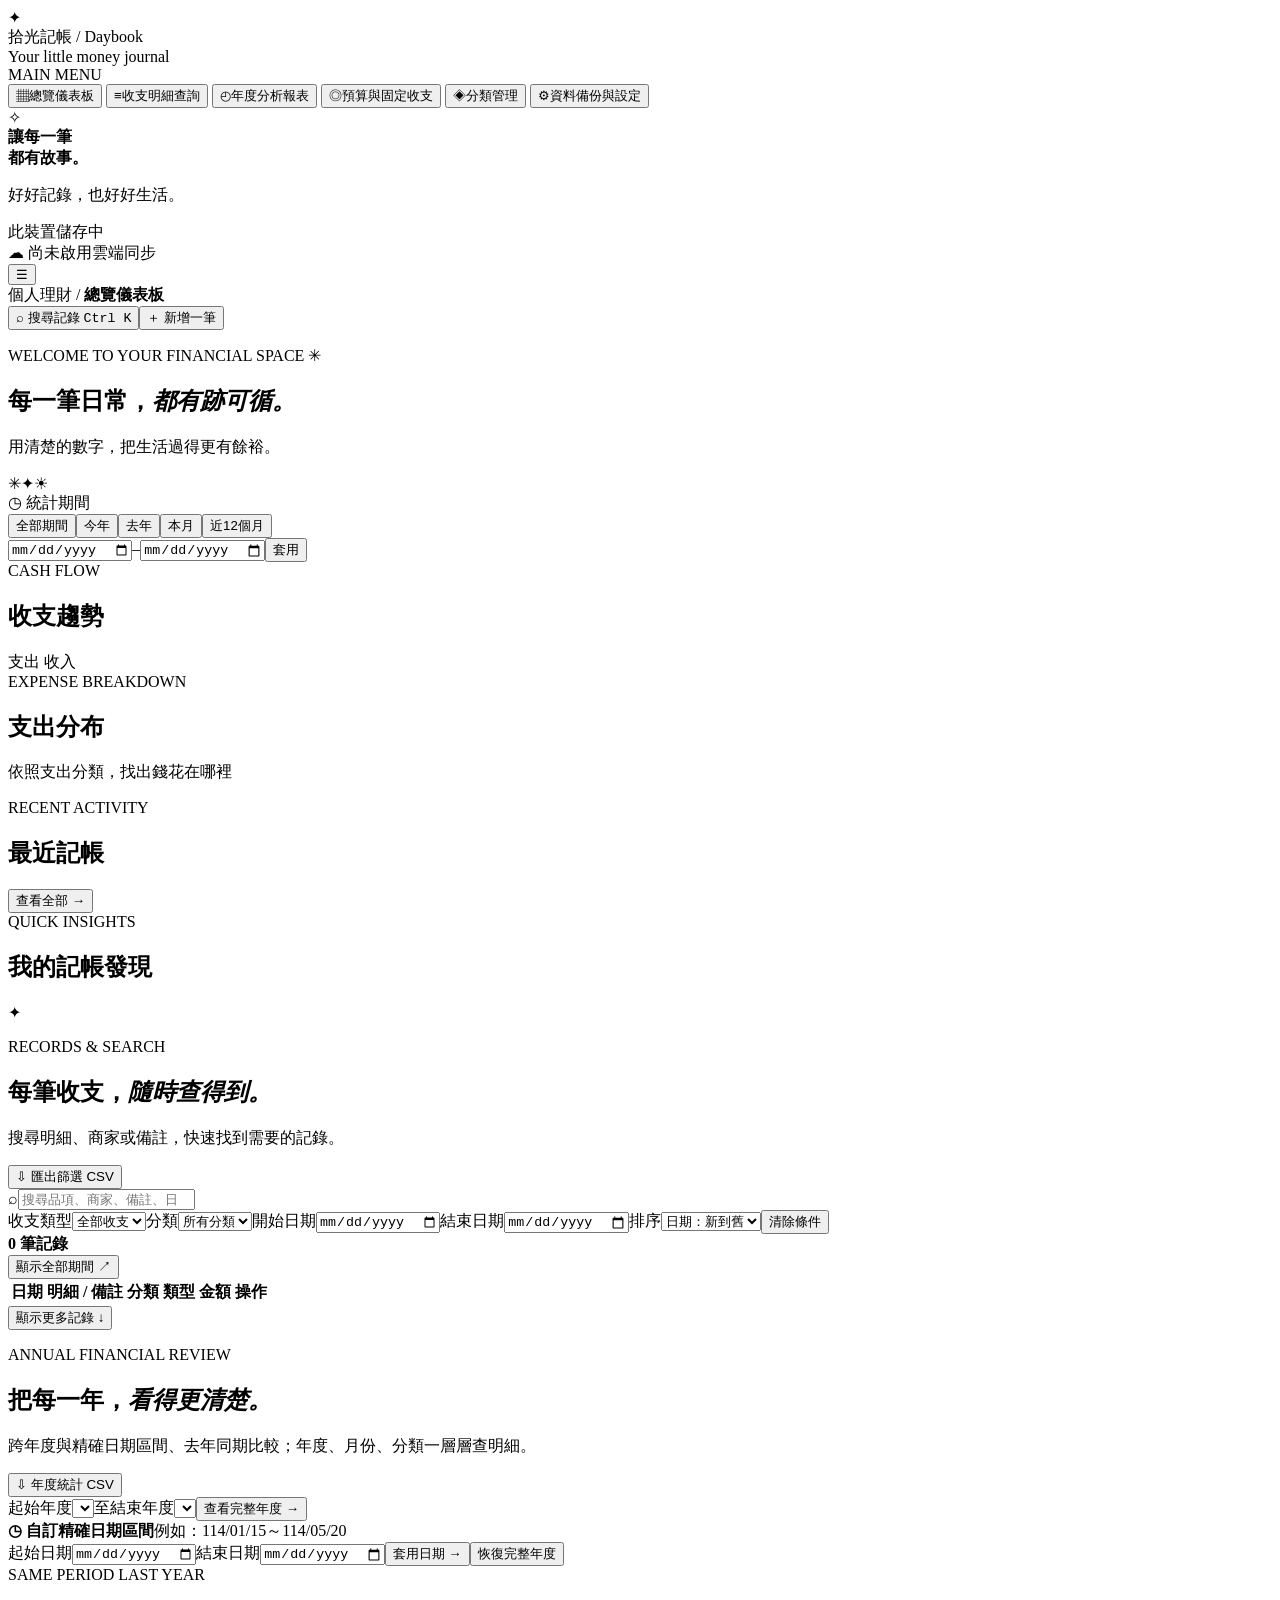
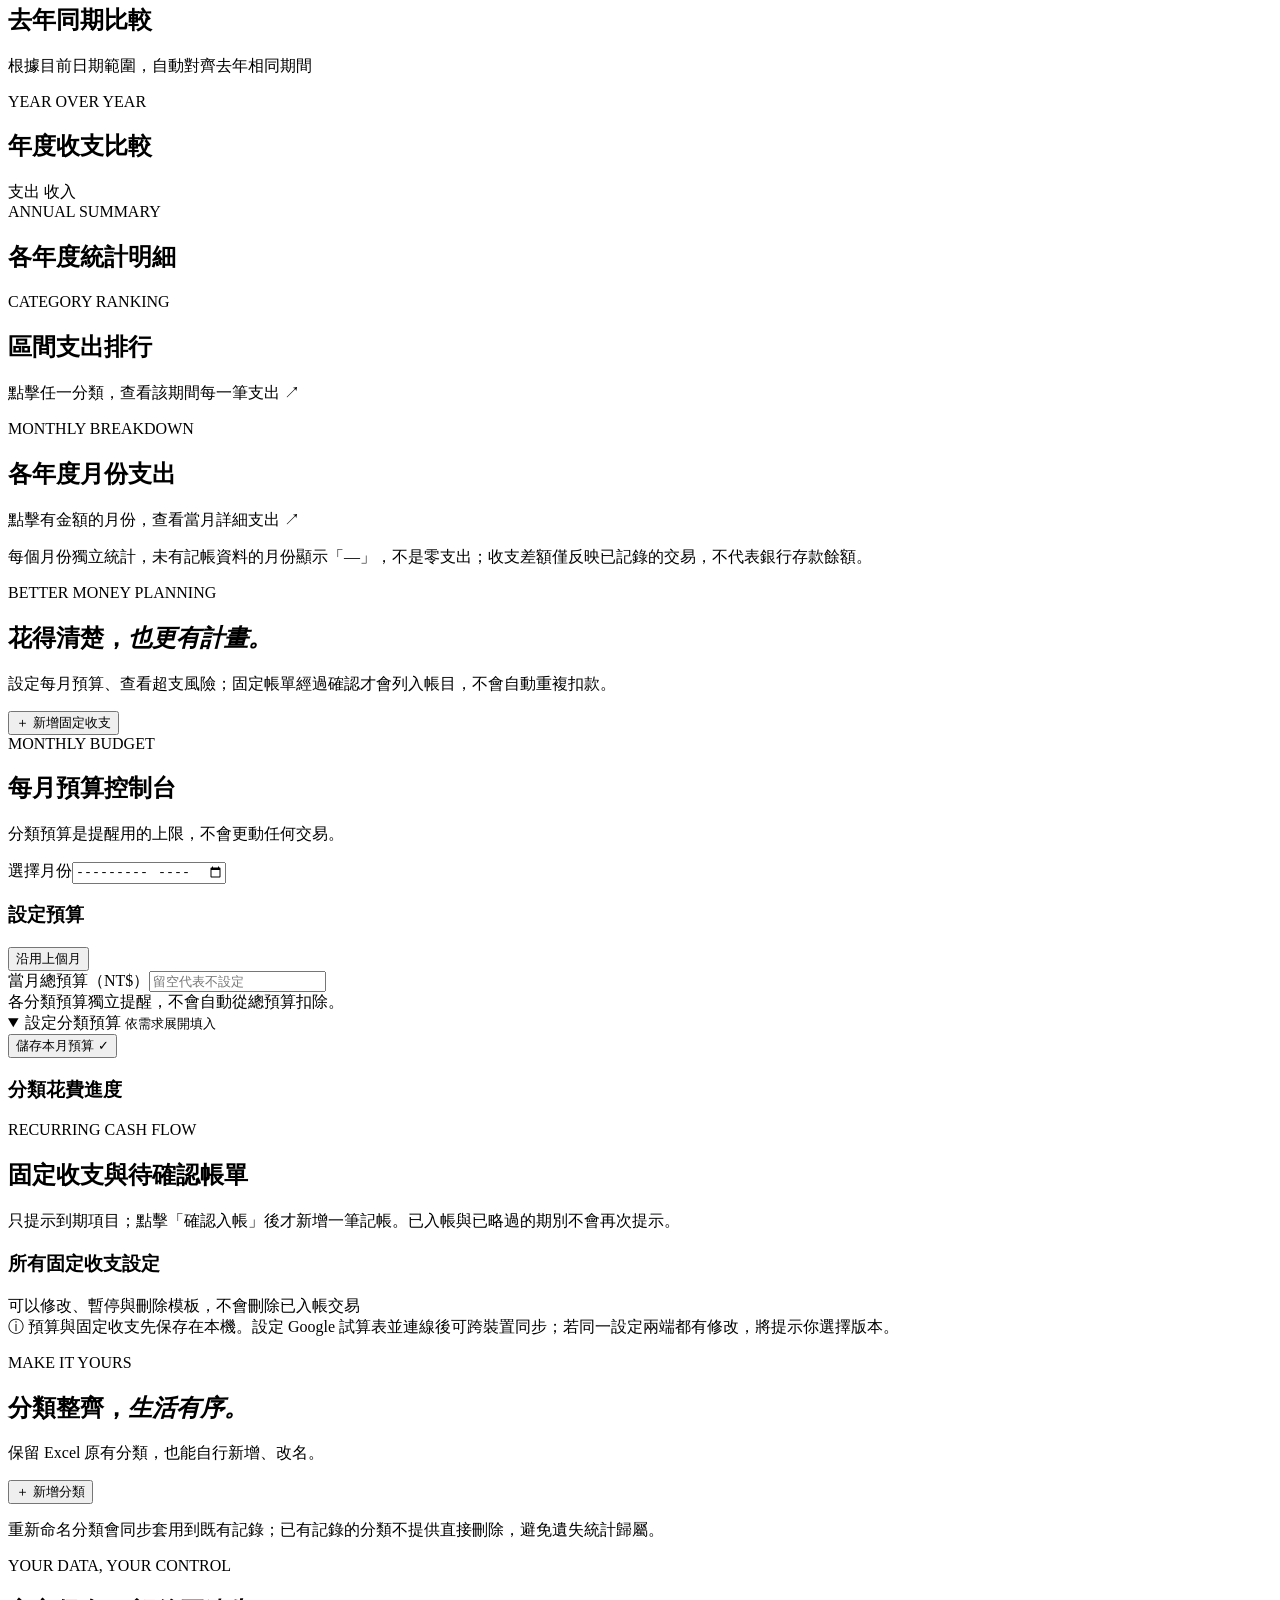
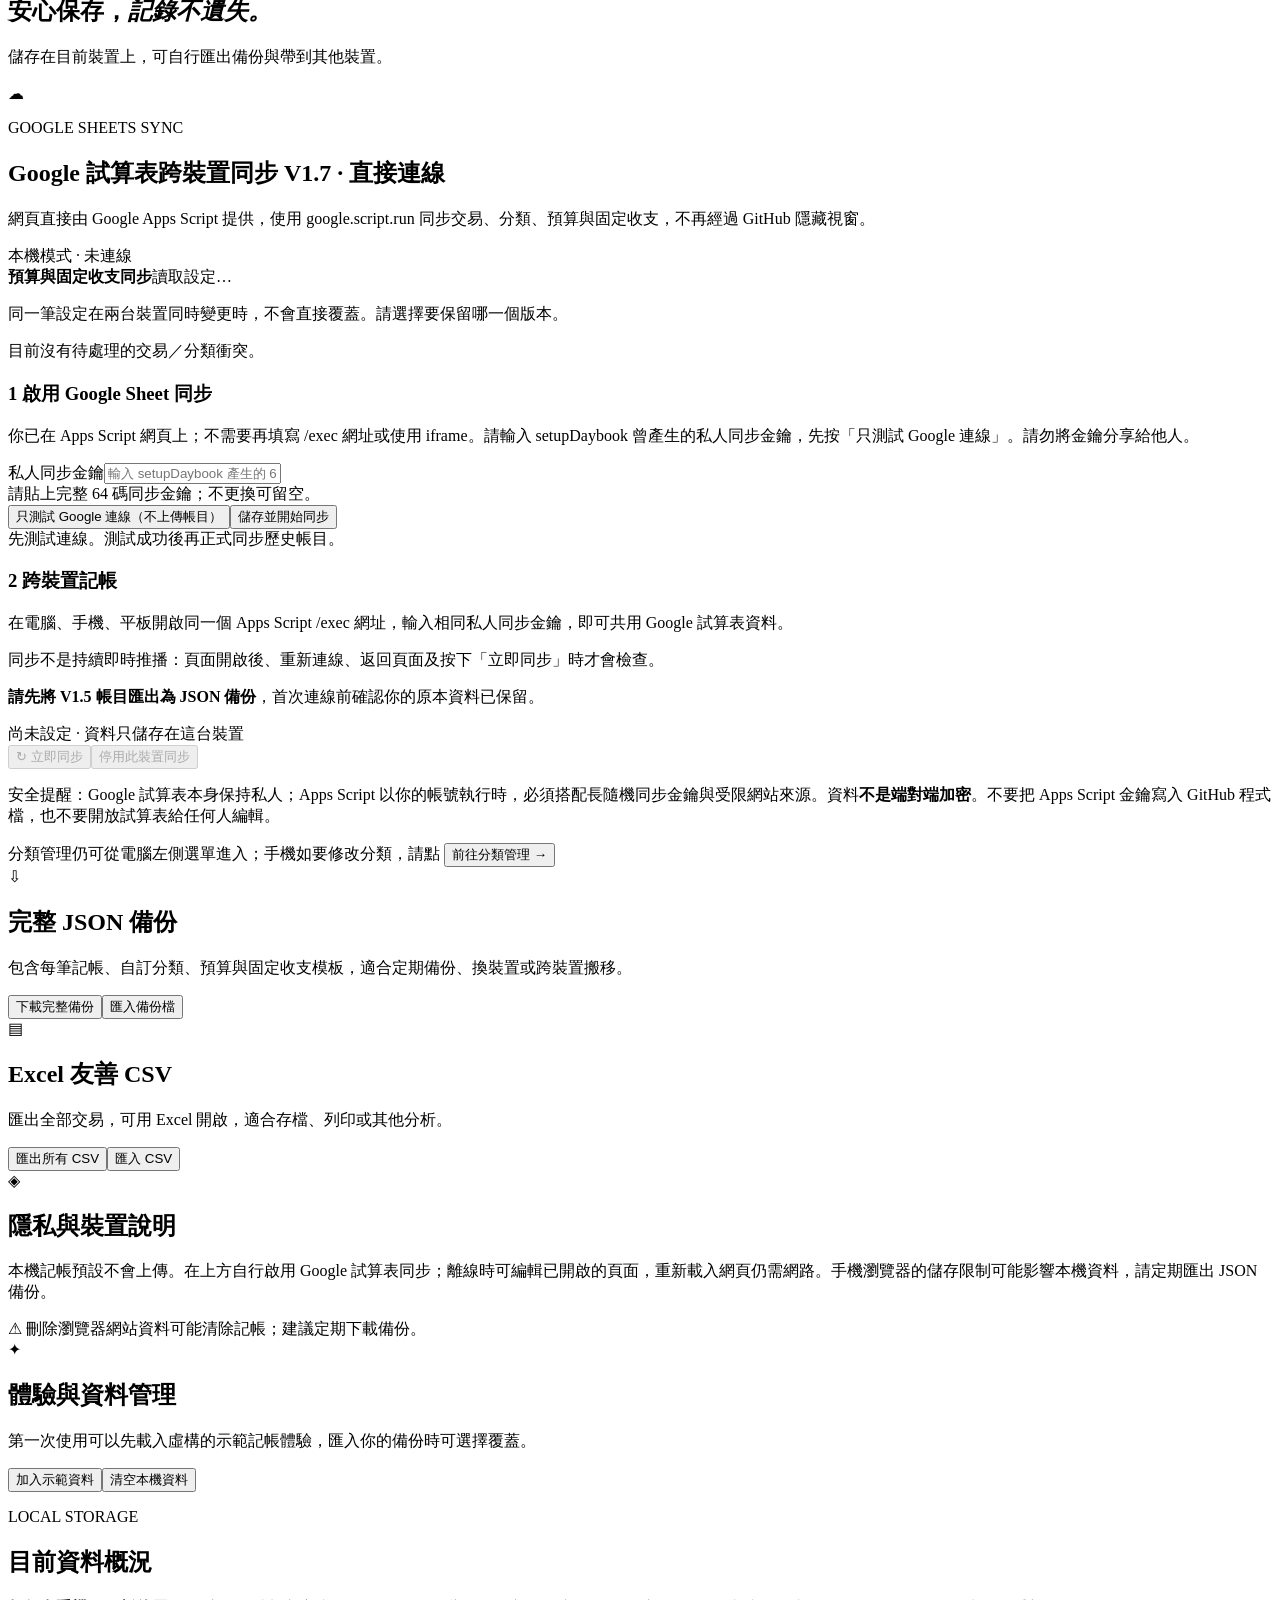
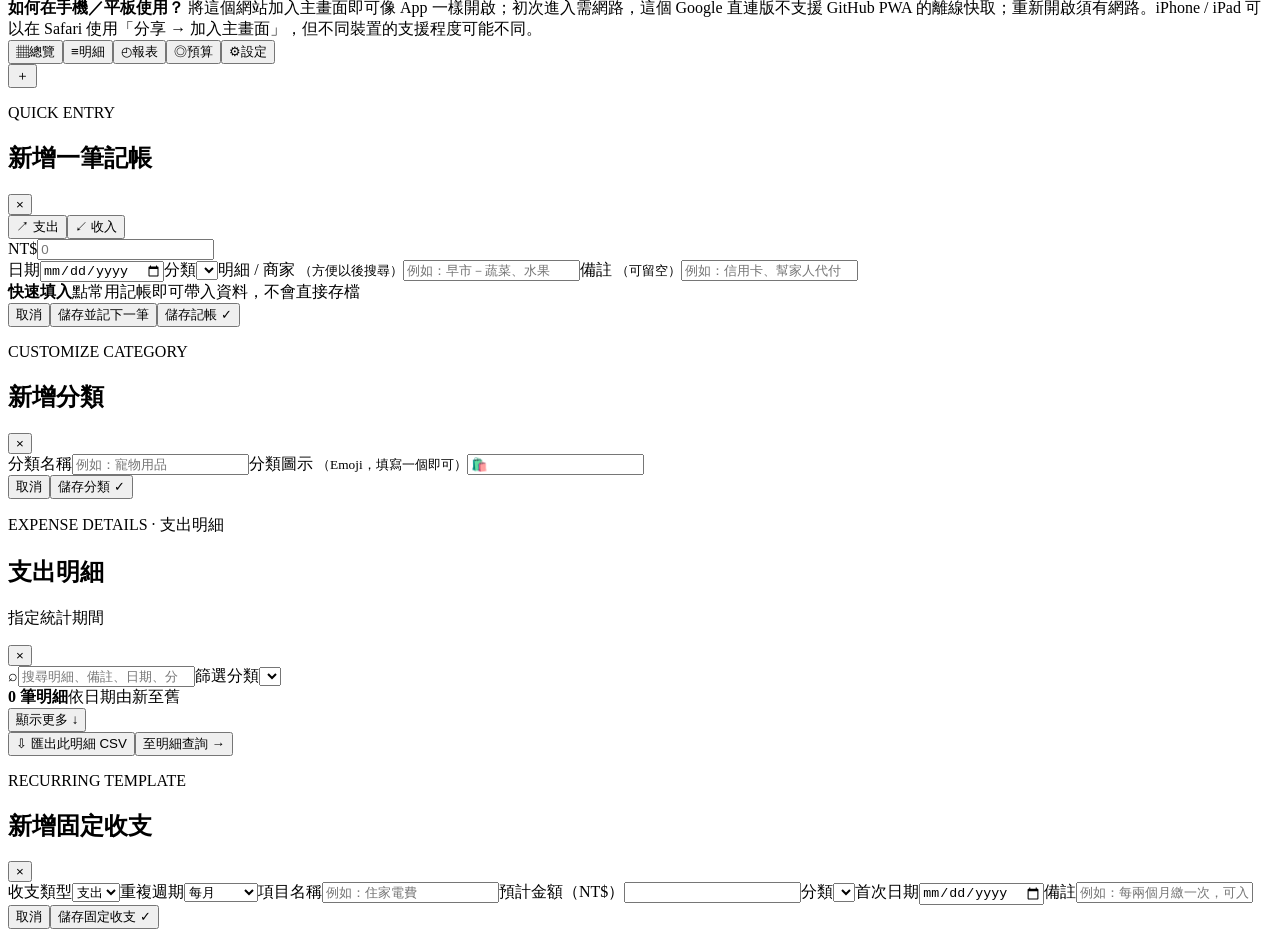
<file: Index.html>
<!DOCTYPE html>
<html lang="zh-Hant">
<head>
  <meta charset="UTF-8"><meta name="viewport" content="width=device-width,initial-scale=1,viewport-fit=cover">
  <meta name="theme-color" content="#14213c"><meta name="description" content="一個兼具快速記帳、分類、搜尋與跨年度統計的私人財務手帳。">
  <meta name="apple-mobile-web-app-capable" content="yes"><meta name="apple-mobile-web-app-status-bar-style" content="default"><meta name="apple-mobile-web-app-title" content="拾光記帳">
  <title>拾光記帳 · Daybook V1.7</title>
  
  <?!= daybookInclude_('Styles') ?>
</head>
<body>
<div class="app-shell">
  <aside class="sidebar" id="sidebar">
    <div class="brand"><div class="brand-icon">✦</div><div><div class="brand-name">拾光記帳<span> / Daybook</span></div><div class="brand-sub">Your little money journal</div></div></div>
    <div class="nav-label">MAIN MENU</div>
    <nav class="side-nav" aria-label="主要導覽">
      <button class="nav-item active" data-view="dashboard"><span class="nav-ico">▦</span><span>總覽儀表板</span></button>
      <button class="nav-item" data-view="transactions"><span class="nav-ico">≡</span><span>收支明細查詢</span></button>
      <button class="nav-item" data-view="analytics"><span class="nav-ico">◴</span><span>年度分析報表</span></button>
      <button class="nav-item" data-view="planner"><span class="nav-ico">◎</span><span>預算與固定收支</span></button>
      <button class="nav-item" data-view="categories"><span class="nav-ico">◈</span><span>分類管理</span></button>
      <button class="nav-item" data-view="settings"><span class="nav-ico">⚙</span><span>資料備份與設定</span></button>
    </nav>
    <div class="sidebar-bottom">
      <div class="sidebar-art"><div class="art-orbit orbit-one"></div><div class="art-orbit orbit-two"></div><div class="art-star">✧</div><strong>讓每一筆<br>都有故事。</strong><p>好好記錄，也好好生活。</p></div>
      <div class="storage-status"><span class="status-dot"></span><span id="sidebarStatus">此裝置儲存中</span></div><div id="syncMiniStatus" class="sync-mini" role="status">☁ 尚未啟用雲端同步</div>
    </div>
  </aside>
  <div class="main-shell">
    <header class="topbar">
      <div class="topbar-left"><button class="icon-btn mobile-menu" id="menuBtn" aria-label="開啟導覽">☰</button><div class="breadcrumbs">個人理財 <span>/</span> <b id="breadcrumbPage">總覽儀表板</b></div></div>
      <div class="topbar-actions"><span class="date-indicator" id="currentDate"></span><button class="top-search" id="topSearchBtn"><span>⌕</span> 搜尋記錄 <kbd>Ctrl K</kbd></button><button class="button button-primary top-add" id="addBtn"><span>＋</span> 新增一筆</button></div>
    </header>
    <main id="main" class="main-content" tabindex="-1">
      <section class="page active" id="page-dashboard">
        <div class="welcome-row"><div><p class="eyebrow">WELCOME TO YOUR FINANCIAL SPACE <span class="sparkle">✳</span></p><h1>每一筆日常，<em>都有跡可循。</em></h1><p class="page-desc">用清楚的數字，把生活過得更有餘裕。</p></div><div class="welcome-bubble" aria-hidden="true"><span>✳</span><span>✦</span><span>☀</span></div></div>
        <div class="filter-bar" id="dashFilterBar"><div class="filter-heading"><span>◷</span> 統計期間</div><div class="pills" id="datePresets"><button class="pill active" data-range="all">全部期間</button><button class="pill" data-range="year">今年</button><button class="pill" data-range="lastyear">去年</button><button class="pill" data-range="month">本月</button><button class="pill" data-range="last12">近12個月</button></div><div class="date-range"><input type="date" id="dashStart" aria-label="開始日期"><span>–</span><input type="date" id="dashEnd" aria-label="結束日期"><button class="button button-subtle" id="dashDateApply">套用</button></div></div>
        <div class="kpi-grid" id="kpiGrid"></div><section class="income-insight" id="incomeInsight" aria-label="一般收入與資金移轉區分"></section><section class="dashboard-budget-strip" id="dashboardBudgetStrip"></section>
        <div class="dashboard-grid">
          <section class="panel trend-panel"><div class="panel-header"><div><div class="section-kicker">CASH FLOW</div><h2>收支趨勢</h2><p class="muted" id="trendSubtitle"></p></div><div class="chart-legend"><span><i class="legend-box exp"></i> 支出</span><span><i class="legend-box inc"></i> 收入</span></div></div><div id="trendChart" class="trend-chart"></div></section>
          <section class="panel category-panel"><div class="panel-header"><div><div class="section-kicker">EXPENSE BREAKDOWN</div><h2>支出分布</h2><p class="muted">依照支出分類，找出錢花在哪裡</p></div></div><div class="donut-layout"><div class="donut-wrap" id="donutChart"></div><div class="donut-legend" id="donutLegend"></div></div></section>
        </div>
        <div class="bottom-grid"><section class="panel recent-panel"><div class="panel-header"><div><div class="section-kicker">RECENT ACTIVITY</div><h2>最近記帳</h2></div><button class="text-link" data-go="transactions">查看全部 →</button></div><div id="recentTransactions"></div></section><section class="panel insights-panel"><div class="panel-header"><div><div class="section-kicker">QUICK INSIGHTS</div><h2>我的記帳發現</h2></div><span class="insight-emoji">✦</span></div><div id="insightList"></div></section></div>
      </section>
      <section class="page" id="page-transactions"><div class="page-head"><div><p class="eyebrow">RECORDS & SEARCH</p><h1>每筆收支，<em>隨時查得到。</em></h1><p class="page-desc">搜尋明細、商家或備註，快速找到需要的記錄。</p></div><button class="button button-soft" id="exportFilteredBtn">⇩ 匯出篩選 CSV</button></div>
        <section class="panel search-panel"><div class="search-field"><span>⌕</span><input type="search" id="searchText" placeholder="搜尋品項、商家、備註、日期，例如：蝦皮、奶粉、114/03" autocomplete="off"></div><div class="transaction-filters"><label>收支類型<select id="filterType"><option value="all">全部收支</option><option value="expense">僅支出</option><option value="income">僅收入</option></select></label><label>分類<select id="filterCategory"><option value="all">所有分類</option></select></label><label>開始日期<input type="date" id="filterStart"></label><label>結束日期<input type="date" id="filterEnd"></label><label>排序<select id="filterSort"><option value="dateDesc">日期：新到舊</option><option value="dateAsc">日期：舊到新</option><option value="amountDesc">金額：高到低</option><option value="amountAsc">金額：低到高</option></select></label><button id="clearFilters" class="button button-outline">清除條件</button></div></section>
        <div class="list-meta"><div><strong id="recordCount">0 筆記錄</strong><span id="recordTotal"></span></div><div class="display-pills"><button id="showAllRecords" class="little-link">顯示全部期間 ↗</button></div></div><section class="panel transaction-panel"><div class="table-wrap"><table class="records-table"><thead><tr><th>日期</th><th>明細 / 備註</th><th>分類</th><th>類型</th><th class="align-right">金額</th><th class="align-right">操作</th></tr></thead><tbody id="recordTableBody"></tbody></table></div><div class="mobile-transaction-list" id="recordMobileList"></div><div class="record-footer"><span id="recordShowing"></span><button id="loadMore" class="button button-outline">顯示更多記錄 ↓</button></div></section>
      </section>
      <section class="page" id="page-analytics"><div class="page-head"><div><p class="eyebrow">ANNUAL FINANCIAL REVIEW</p><h1>把每一年，<em>看得更清楚。</em></h1><p class="page-desc">跨年度與精確日期區間、去年同期比較；年度、月份、分類一層層查明細。</p></div><button class="button button-soft" id="exportAnnualBtn">⇩ 年度統計 CSV</button></div><div class="year-toolbar panel"><div class="year-controls"><label>起始年度<select id="yearStart"></select></label><span>至</span><label>結束年度<select id="yearEnd"></select></label><button id="applyYearBtn" class="button button-primary">查看完整年度 →</button></div><div class="precise-dates"><div class="precise-dates-title"><b>◷ 自訂精確日期區間</b><span>例如：114/01/15～114/05/20</span></div><label>起始日期<input id="analyticsDateStart" type="date" aria-label="報表起始日期"></label><label>結束日期<input id="analyticsDateEnd" type="date" aria-label="報表結束日期"></label><button id="applyDateBtn" class="button button-soft">套用日期 →</button><button id="clearDateBtn" class="button button-outline" title="恢復以上選擇的完整年度">恢復完整年度</button></div><div class="date-active-note" id="analyticsDateStatus"></div><div class="muted" id="yearToolbarNote"></div></div><div class="analytic-kpis" id="analyticKpis"></div><div class="analytic-cash-note" id="analyticCashNote"></div><section class="panel year-over-year-panel"><div class="panel-header"><div><div class="section-kicker">SAME PERIOD LAST YEAR</div><h2>去年同期比較</h2><p class="muted" id="yoyPeriodLabel">根據目前日期範圍，自動對齊去年相同期間</p></div></div><div id="yoyCards" class="yoy-cards"></div><div class="yoy-ranking" id="yoyCategoryRanking"></div></section><section class="panel annual-chart-panel"><div class="panel-header"><div><div class="section-kicker">YEAR OVER YEAR</div><h2>年度收支比較</h2></div><div class="chart-legend"><span><i class="legend-box exp"></i> 支出</span><span><i class="legend-box inc"></i> 收入</span></div></div><div id="annualCompare" class="annual-compare"></div></section><div class="bottom-grid"><section class="panel"><div class="panel-header"><div><div class="section-kicker">ANNUAL SUMMARY</div><h2>各年度統計明細</h2></div></div><div id="annualTableWrap" class="table-wrap"></div></section><section class="panel"><div class="panel-header"><div><div class="section-kicker">CATEGORY RANKING</div><h2>區間支出排行</h2><p class="report-tap-hint">點擊任一分類，查看該期間每一筆支出 ↗</p></div></div><div id="annualCategoryRanking"></div></section></div><section class="panel monthly-panel"><div class="panel-header"><div><div class="section-kicker">MONTHLY BREAKDOWN</div><h2>各年度月份支出</h2><p class="report-tap-hint">點擊有金額的月份，查看當月詳細支出 ↗</p></div><p class="muted">每個月份獨立統計，未有記帳資料的月份顯示「—」，不是零支出；收支差額僅反映已記錄的交易，不代表銀行存款餘額。</p></div><div id="monthlyMatrix" class="table-wrap"></div></section></section>
      <section class="page" id="page-planner">
  <div class="page-head"><div><p class="eyebrow">BETTER MONEY PLANNING</p><h1>花得清楚，<em>也更有計畫。</em></h1><p class="page-desc">設定每月預算、查看超支風險；固定帳單經過確認才會列入帳目，不會自動重複扣款。</p></div><button id="plannerAddRecurring" class="button button-primary">＋ 新增固定收支</button></div>
  <section class="panel planner-main"><div class="planner-head"><div><div class="section-kicker">MONTHLY BUDGET</div><h2>每月預算控制台</h2><p class="muted">分類預算是提醒用的上限，不會更動任何交易。</p></div><label class="planner-month-label">選擇月份<input type="month" id="budgetMonth" aria-label="預算月份"></label></div><div class="planner-stat-cards" id="budgetCards"></div><div class="planner-grid"><div class="planner-config"><div class="planner-panel-title"><h3>設定預算</h3><button class="button button-outline" id="budgetCopyPrev" type="button">沿用上個月</button></div><form id="budgetForm"><label class="block-label">當月總預算（NT$）<input id="budgetTotal" type="number" min="0" step="1" inputmode="numeric" placeholder="留空代表不設定"></label><div class="budget-form-explain">各分類預算獨立提醒，不會自動從總預算扣除。</div><details class="budget-category-details" id="budgetCategoriesDetails" open><summary>設定分類預算 <small>依需求展開填入</small></summary><div class="budget-category-fields" id="budgetCategoryFields"></div></details><button class="button button-primary budget-save" type="submit">儲存本月預算 ✓</button></form></div><div class="planner-progress-panel"><div class="planner-panel-title"><h3>分類花費進度</h3><span class="muted" id="budgetStatusText"></span></div><div id="budgetProgressList" class="budget-progress-list"></div></div></div></section>
  <section class="panel recurring-panel"><div class="panel-header"><div><div class="section-kicker">RECURRING CASH FLOW</div><h2>固定收支與待確認帳單</h2><p class="muted">只提示到期項目；點擊「確認入帳」後才新增一筆記帳。已入帳與已略過的期別不會再次提示。</p></div></div><div class="recurring-summary" id="recurringSummary"></div><div class="recurring-due-list" id="recurringDue"></div><div class="recurring-manage-heading"><h3>所有固定收支設定</h3><span class="muted">可以修改、暫停與刪除模板，不會刪除已入帳交易</span></div><div id="recurringTemplates" class="recurring-templates"></div></section>
  <div class="planner-local-note">ⓘ 預算與固定收支先保存在本機。設定 Google 試算表並連線後可跨裝置同步；若同一設定兩端都有修改，將提示你選擇版本。</div>
</section>
      <section class="page" id="page-categories"><div class="page-head"><div><p class="eyebrow">MAKE IT YOURS</p><h1>分類整齊，<em>生活有序。</em></h1><p class="page-desc">保留 Excel 原有分類，也能自行新增、改名。</p></div><button class="button button-primary" id="addCategoryBtn">＋ 新增分類</button></div><div class="category-mosaic" id="categoryCards"></div><p class="muted category-help">重新命名分類會同步套用到既有記錄；已有記錄的分類不提供直接刪除，避免遺失統計歸屬。</p></section>
      <section class="page" id="page-settings"><div class="page-head"><div><p class="eyebrow">YOUR DATA, YOUR CONTROL</p><h1>安心保存，<em>記錄不遺失。</em></h1><p class="page-desc">儲存在目前裝置上，可自行匯出備份與帶到其他裝置。</p></div></div><section class="panel cloud-panel" id="cloudPanel">
 <div class="cloud-head"><div class="cloud-emblem">☁</div><div><p class="section-kicker">GOOGLE SHEETS SYNC</p><h2>Google 試算表跨裝置同步 <span class="ver-pill">V1.7 · 直接連線</span></h2><p class="muted">網頁直接由 Google Apps Script 提供，使用 google.script.run 同步交易、分類、預算與固定收支，不再經過 GitHub 隱藏視窗。</p></div></div>
 <div id="cloudState" class="cloud-state" role="status">本機模式 · 未連線</div>
 <div class="planner-sync-box"><div class="planner-sync-head"><strong>預算與固定收支同步</strong><span id="plannerSyncStatus" role="status">讀取設定…</span></div><div id="plannerConflictList" class="planner-conflict-list"></div><p class="muted">同一筆設定在兩台裝置同時變更時，不會直接覆蓋。請選擇要保留哪一個版本。</p></div>
 <div class="planner-sync-box"><div id="entryConflictList" class="planner-conflict-list"><p class="muted">目前沒有待處理的交易／分類衝突。</p></div></div>
 <div class="cloud-grid">
 <form id="cloudConfigForm" class="cloud-step"><h3><span class="cloud-step-num">1</span> 啟用 Google Sheet 同步</h3><p>你已在 Apps Script 網頁上；不需要再填寫 /exec 網址或使用 iframe。請輸入 setupDaybook 曾產生的私人同步金鑰，先按「只測試 Google 連線」。請勿將金鑰分享給他人。</p>
 <input id="cloudUrl" type="hidden" value="gas-hosted">
 <label>私人同步金鑰<input id="cloudKey" type="password" placeholder="輸入 setupDaybook 產生的 64 碼金鑰" autocomplete="off" spellcheck="false" autocapitalize="off" autocorrect="off"></label>
 <div id="cloudKeyHint" class="cloud-key-hint" role="status">請貼上完整 64 碼同步金鑰；不更換可留空。</div>
 <div class="setting-actions"><button class="button button-outline" id="cloudDiagnose" type="button">只測試 Google 連線（不上傳帳目）</button><button class="button button-primary" type="submit">儲存並開始同步</button></div>
 <div id="cloudDiagResult" class="cloud-diag-result" role="status" aria-live="polite">先測試連線。測試成功後再正式同步歷史帳目。</div></form>
 <div class="cloud-step"><h3><span class="cloud-step-num">2</span> 跨裝置記帳</h3><p>在電腦、手機、平板開啟同一個 Apps Script /exec 網址，輸入相同私人同步金鑰，即可共用 Google 試算表資料。</p><p>同步不是持續即時推播：頁面開啟後、重新連線、返回頁面及按下「立即同步」時才會檢查。</p><p><strong>請先將 V1.5 帳目匯出為 JSON 備份</strong>，首次連線前確認你的原本資料已保留。</p></div>
 </div>
 <div class="cloud-toolbar"><span id="cloudAccountInfo">尚未設定 · 資料只儲存在這台裝置</span><div class="setting-actions"><button id="cloudSyncNow" class="button button-primary" disabled>↻ 立即同步</button><button id="cloudLogout" class="button button-outline" disabled>停用此裝置同步</button></div></div>
 <p class="cloud-warning">安全提醒：Google 試算表本身保持私人；Apps Script 以你的帳號執行時，必須搭配長隨機同步金鑰與受限網站來源。資料<strong>不是端對端加密</strong>。不要把 Apps Script 金鑰寫入 GitHub 程式檔，也不要開放試算表給任何人編輯。</p>
 </section><div class="planner-local-note">分類管理仍可從電腦左側選單進入；手機如要修改分類，請點 <button type="button" class="text-link" data-go="categories">前往分類管理 →</button></div><div class="settings-grid"><section class="panel setting-card"><div class="setting-icon purple">⇩</div><h2>完整 JSON 備份</h2><p>包含每筆記帳、自訂分類、預算與固定收支模板，適合定期備份、換裝置或跨裝置搬移。</p><div class="setting-actions"><button class="button button-primary" id="exportJsonBtn">下載完整備份</button><button class="button button-outline" id="importJsonBtn">匯入備份檔</button></div></section><section class="panel setting-card"><div class="setting-icon peach">▤</div><h2>Excel 友善 CSV</h2><p>匯出全部交易，可用 Excel 開啟，適合存檔、列印或其他分析。</p><div class="setting-actions"><button class="button button-soft" id="exportAllCsvBtn">匯出所有 CSV</button><button class="button button-outline" id="importCsvBtn">匯入 CSV</button></div></section><section class="panel setting-card privacy-card"><div class="setting-icon green">◈</div><h2>隱私與裝置說明</h2><p>本機記帳預設不會上傳。在上方自行啟用 Google 試算表同步；離線時可編輯已開啟的頁面，重新載入網頁仍需網路。手機瀏覽器的儲存限制可能影響本機資料，請定期匯出 JSON 備份。</p><div class="note-banner">⚠ 刪除瀏覽器網站資料可能清除記帳；建議定期下載備份。</div></section><section class="panel setting-card"><div class="setting-icon blue">✦</div><h2>體驗與資料管理</h2><p>第一次使用可以先載入虛構的示範記帳體驗，匯入你的備份時可選擇覆蓋。</p><div class="setting-actions"><button class="button button-outline" id="demoBtn">加入示範資料</button><button class="button button-danger" id="deleteAllBtn">清空本機資料</button></div></section></div><section class="panel stats-storage"><div><p class="section-kicker">LOCAL STORAGE</p><h2>目前資料概況</h2></div><div class="storage-numbers" id="storageNumbers"></div></section><div class="help-footer"><strong>如何在手機／平板使用？</strong> 將這個網站加入主畫面即可像 App 一樣開啟；初次進入需網路，這個 Google 直連版不支援 GitHub PWA 的離線快取；重新開啟須有網路。iPhone / iPad 可以在 Safari 使用「分享 → 加入主畫面」，但不同裝置的支援程度可能不同。</div></section>
    </main>
  </div>
</div>
<div class="mobile-nav" id="mobileNav"><button data-view="dashboard"><span>▦</span>總覽</button><button data-view="transactions"><span>≡</span>明細</button><button data-view="analytics"><span>◴</span>報表</button><button data-view="planner"><span>◎</span>預算</button><button data-view="settings"><span>⚙</span>設定</button></div>
<button class="mobile-fab" id="mobileAdd" aria-label="新增記帳">＋</button><div class="overlay" id="navOverlay"></div>
<div class="modal-layer" id="entryModal" aria-hidden="true"><div class="modal-backdrop" data-close="entryModal"></div><div class="modal-sheet" role="dialog" aria-modal="true" aria-labelledby="entryTitle"><div class="modal-top"><div><p class="section-kicker">QUICK ENTRY</p><h2 id="entryTitle">新增一筆記帳</h2></div><button class="close-modal" data-close="entryModal" aria-label="關閉">×</button></div><form id="entryForm"><input type="hidden" id="entryId"><input type="hidden" id="entryRecurringKey"><div class="type-switch"><button type="button" class="active expense" data-entry-type="expense">↗ 支出</button><button type="button" data-entry-type="income">↙ 收入</button></div><div class="amount-entry"><span>NT$</span><input type="number" id="entryAmount" min="0.01" step="0.01" inputmode="decimal" placeholder="0" required></div><div class="form-grid"><label>日期<input type="date" id="entryDate" required></label><label>分類<select id="entryCategory" required></select></label><label id="entryIncomeKindLabel" class="span-2 entry-income-kind" hidden>收入性質<select id="entryIncomeKind"><option value="earned">一般收入（薪資／營業／其他實際收入）</option><option value="transfer">家庭匯款／帳戶間資金移轉</option><option value="loan">借款／資金借入</option></select><small>移轉與借款不計入實質收入；仍計入資金流入統計。</small></label><label class="span-2">明細 / 商家 <small>（方便以後搜尋）</small><input id="entryNote" maxlength="220" placeholder="例如：早市－蔬菜、水果" required></label><label class="span-2">備註 <small>（可留空）</small><input id="entryMemo" maxlength="300" placeholder="例如：信用卡、幫家人代付"></label></div><div class="entry-shortcuts"><div class="entry-shortcut-top"><strong>快速填入</strong><span>點常用記帳即可帶入資料，不會直接存檔</span></div><div class="entry-chip-scroll" id="entryFrequent"></div><div class="entry-chip-scroll" id="entryRecentCategories"></div></div><div class="modal-actions entry-actions"><button type="button" class="button button-outline" data-close="entryModal">取消</button><button class="button button-soft" type="submit" id="saveContinueBtn">儲存並記下一筆</button><button class="button button-primary big-save" type="submit" id="saveEntryBtn">儲存記帳 ✓</button></div></form></div></div>
<div class="modal-layer" id="categoryModal" aria-hidden="true"><div class="modal-backdrop" data-close="categoryModal"></div><div class="modal-sheet compact-modal" role="dialog" aria-modal="true" aria-labelledby="categoryDialogTitle"><div class="modal-top"><div><p class="section-kicker">CUSTOMIZE CATEGORY</p><h2 id="categoryDialogTitle">新增分類</h2></div><button class="close-modal" data-close="categoryModal">×</button></div><form id="categoryForm"><input type="hidden" id="categoryOldName"><label class="block-label">分類名稱<input id="categoryName" maxlength="25" required placeholder="例如：寵物用品"></label><label class="block-label">分類圖示 <small>（Emoji，填寫一個即可）</small><input id="categoryEmoji" maxlength="8" placeholder="🛍️"></label><div class="modal-actions"><button type="button" class="button button-outline" data-close="categoryModal">取消</button><button class="button button-primary" type="submit">儲存分類 ✓</button></div></form></div></div>
<div class="modal-layer report-detail-layer" id="reportDetailModal" aria-hidden="true">
  <div class="modal-backdrop" data-close="reportDetailModal"></div>
  <section class="modal-sheet report-detail-sheet" role="dialog" aria-modal="true" aria-labelledby="reportDetailTitle" aria-describedby="reportDetailSubtitle">
    <div class="report-detail-header">
      <div class="report-detail-heading"><p class="section-kicker">EXPENSE DETAILS · 支出明細</p><h2 id="reportDetailTitle">支出明細</h2><p id="reportDetailSubtitle" class="muted">指定統計期間</p></div>
      <button class="close-modal" data-close="reportDetailModal" aria-label="關閉支出明細">×</button>
    </div>
    <nav class="report-breadcrumb" id="reportDetailBreadcrumb" aria-label="報表明細查詢路徑"></nav><div class="report-detail-summary" id="reportDetailSummary"></div><div class="report-detail-groups" id="reportDetailGroups"></div>
    <div class="report-detail-toolbar"><label class="report-detail-search"><span aria-hidden="true">⌕</span><input type="search" id="reportDetailSearch" placeholder="搜尋明細、備註、日期、分類" autocomplete="off" aria-label="搜尋這份支出明細"></label><label class="report-detail-category"><span class="sr-only">篩選分類</span><select id="reportDetailCategory" aria-label="明細分類篩選"></select></label></div>
    <div class="report-detail-list-header"><strong id="reportDetailCount">0 筆明細</strong><span>依日期由新至舊</span></div>
    <div class="report-detail-entries" id="reportDetailEntries"></div>
    <div class="report-detail-more"><button type="button" id="reportDetailMore" class="button button-outline">顯示更多 ↓</button></div>
    <div class="report-detail-footer"><button id="reportDetailCsv" type="button" class="button button-outline">⇩ 匯出此明細 CSV</button><button id="reportDetailOpenAll" type="button" class="button button-primary">至明細查詢 →</button></div>
  </section>
</div>
<div class="modal-layer" id="recurringModal" aria-hidden="true"><div class="modal-backdrop" data-close="recurringModal"></div><div class="modal-sheet compact-modal" role="dialog" aria-modal="true" aria-labelledby="recurringTitle"><div class="modal-top"><div><p class="section-kicker">RECURRING TEMPLATE</p><h2 id="recurringTitle">新增固定收支</h2></div><button class="close-modal" data-close="recurringModal" aria-label="關閉">×</button></div><form id="recurringForm"><input id="recurringId" type="hidden"><div class="form-grid"><label>收支類型<select id="recurringType"><option value="expense">支出</option><option value="income">收入</option></select></label><label>重複週期<select id="recurringInterval"><option value="1">每月</option><option value="2">每兩個月</option><option value="3">每季</option><option value="12">每年</option></select></label><label class="span-2">項目名稱<input id="recurringName" maxlength="80" placeholder="例如：住家電費" required></label><label>預計金額（NT$）<input id="recurringAmount" type="number" min="0.01" step="0.01" inputmode="decimal" required></label><label>分類<select id="recurringCategory" required></select></label><label class="span-2">首次日期<input id="recurringStart" type="date" required></label><label class="span-2">備註<input id="recurringMemo" maxlength="200" placeholder="例如：每兩個月繳一次，可入帳時修正金額"></label></div><div class="modal-actions"><button type="button" class="button button-outline" data-close="recurringModal">取消</button><button class="button button-primary" type="submit">儲存固定收支 ✓</button></div></form></div></div>
<div id="toast" class="toast" role="status" aria-live="polite"></div><input id="jsonFileInput" type="file" accept=".json,application/json" hidden><input id="csvFileInput" type="file" accept=".csv,text/csv" hidden>
<?!= daybookInclude_('Client') ?>
</body>
</html>
</file>
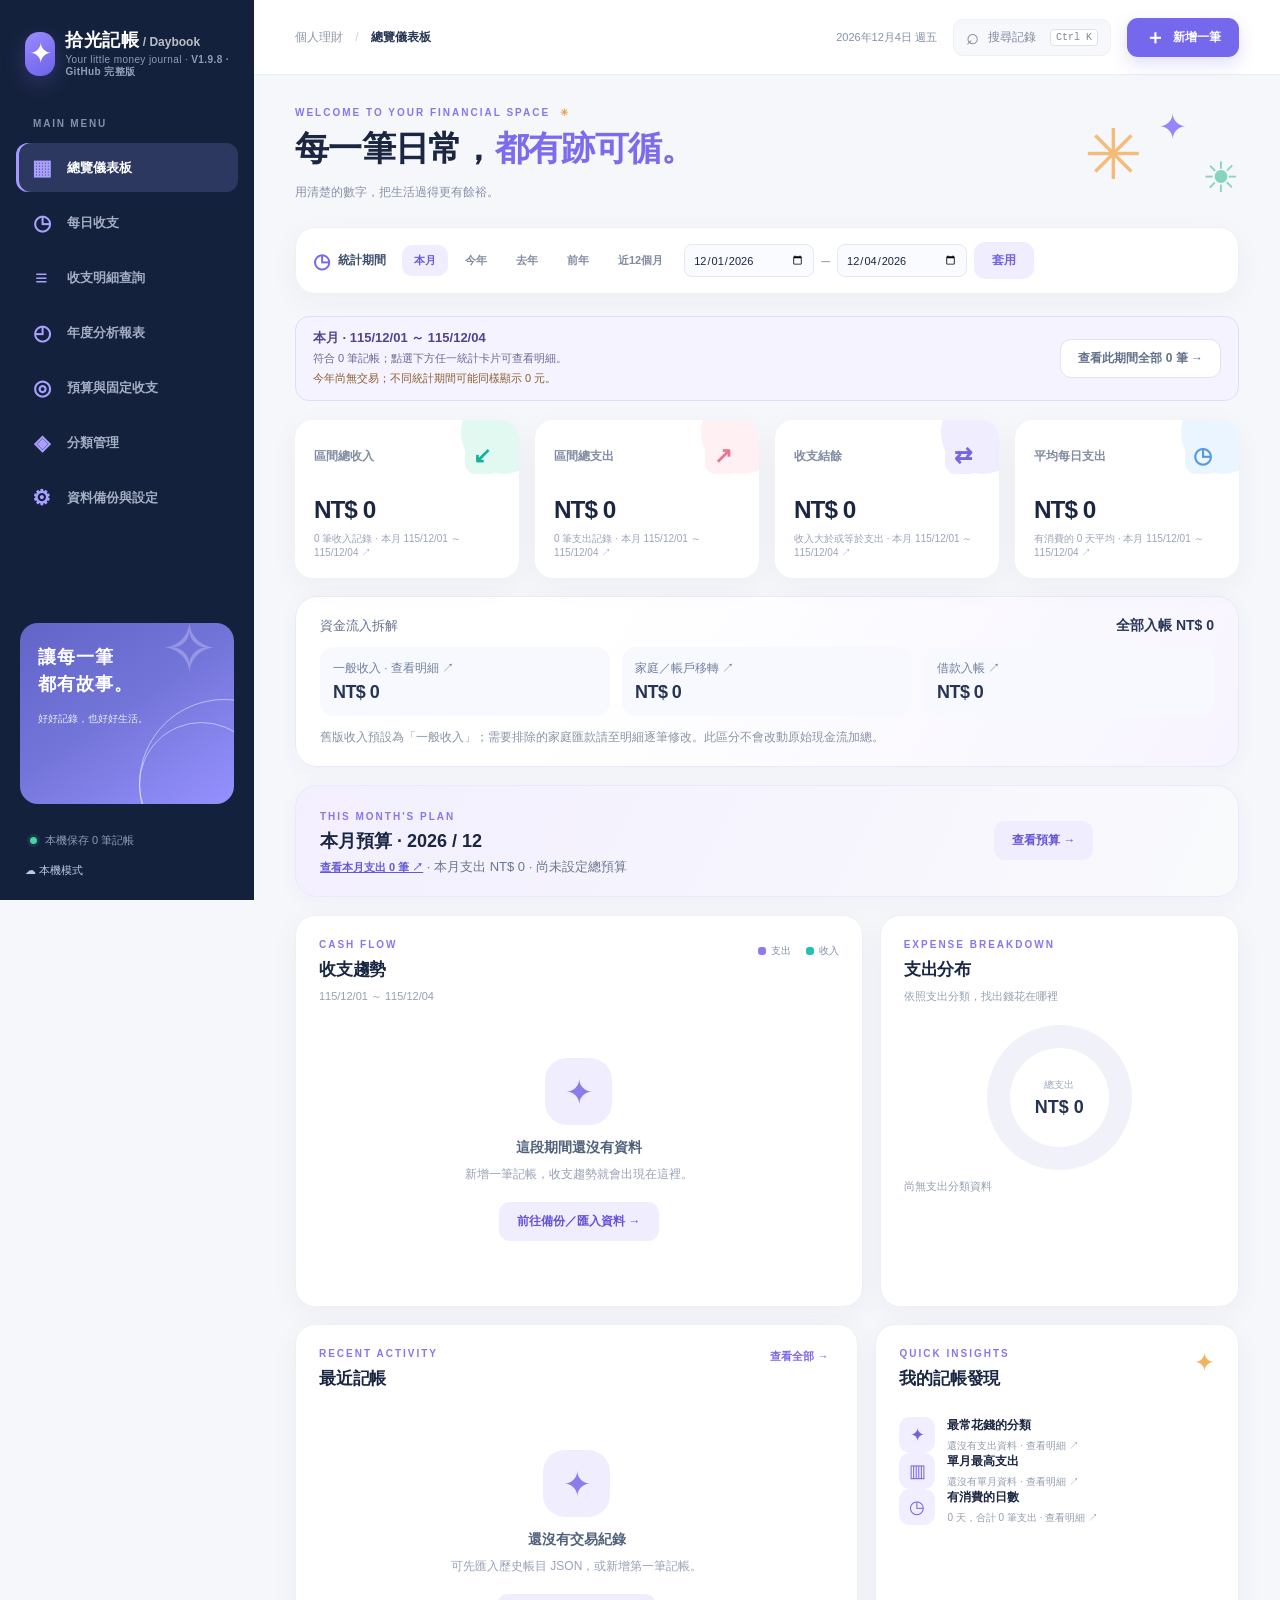
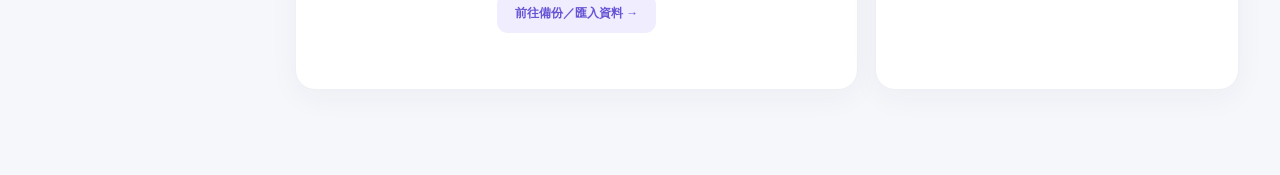
<file: index.html>
<!DOCTYPE html>
<html lang="zh-Hant">
<head>
  <meta charset="UTF-8"><meta name="viewport" content="width=device-width,initial-scale=1,viewport-fit=cover">
  <link rel="manifest" href="./manifest.webmanifest"><link rel="icon" href="./icons/icon-192.png"><meta name="theme-color" content="#14213c"><meta name="description" content="一個兼具快速記帳、分類、搜尋與跨年度統計的私人財務手帳。">
  <meta name="apple-mobile-web-app-capable" content="yes"><meta name="apple-mobile-web-app-status-bar-style" content="default"><meta name="apple-mobile-web-app-title" content="拾光記帳">
  <title>拾光記帳 · Daybook V1.9.8</title>
  <meta name="daybook-build" content="1.9.8-recurring-effective-dates-20261102">
  
  <link rel="stylesheet" href="./styles.v1.9.8.css">
</head>
<body>
<div class="app-shell">
  <aside class="sidebar" id="sidebar">
    <div class="brand"><div class="brand-icon">✦</div><div><div class="brand-name">拾光記帳<span> / Daybook</span></div><div class="brand-sub">Your little money journal · <strong>V1.9.8 · GitHub 完整版</strong></div></div></div>
    <div class="nav-label">MAIN MENU</div>
    <nav class="side-nav" aria-label="主要導覽">
      <button class="nav-item active" data-view="dashboard"><span class="nav-ico">▦</span><span>總覽儀表板</span></button>
      <button class="nav-item" data-view="daily"><span class="nav-ico">◷</span><span>每日收支</span></button>
      <button class="nav-item" data-view="transactions"><span class="nav-ico">≡</span><span>收支明細查詢</span></button>
      <button class="nav-item" data-view="analytics"><span class="nav-ico">◴</span><span>年度分析報表</span></button>
      <button class="nav-item" data-view="planner"><span class="nav-ico">◎</span><span>預算與固定收支</span></button>
      <button class="nav-item" data-view="categories"><span class="nav-ico">◈</span><span>分類管理</span></button>
      <button class="nav-item" data-view="settings"><span class="nav-ico">⚙</span><span>資料備份與設定</span></button>
    </nav>
    <div class="sidebar-bottom">
      <div class="sidebar-art"><div class="art-orbit orbit-one"></div><div class="art-orbit orbit-two"></div><div class="art-star">✧</div><strong>讓每一筆<br>都有故事。</strong><p>好好記錄，也好好生活。</p></div>
      <div class="storage-status"><span class="status-dot"></span><span id="sidebarStatus">此裝置儲存中</span></div><div id="syncMiniStatus" class="sync-mini" role="status">☁ 未連接 Google Sheets</div>
    </div>
  </aside>
  <div class="main-shell">
    <header class="topbar">
      <div class="topbar-left"><button class="icon-btn mobile-menu" id="menuBtn" aria-label="開啟導覽" aria-expanded="false" aria-controls="sidebar">☰</button><div class="breadcrumbs">個人理財 <span>/</span> <b id="breadcrumbPage">總覽儀表板</b></div></div>
      <div class="topbar-actions"><span class="date-indicator" id="currentDate"></span><button class="top-search" id="topSearchBtn"><span>⌕</span> 搜尋記錄 <kbd>Ctrl K</kbd></button><button class="button button-primary top-add" id="addBtn"><span>＋</span> 新增一筆</button></div>
    </header>
    <main id="main" class="main-content" tabindex="-1">
      <section class="page active" id="page-dashboard">
        <div class="welcome-row"><div><p class="eyebrow">WELCOME TO YOUR FINANCIAL SPACE <span class="sparkle">✳</span></p><h1>每一筆日常，<em>都有跡可循。</em></h1><p class="page-desc">用清楚的數字，把生活過得更有餘裕。</p></div><div class="welcome-bubble" aria-hidden="true"><span>✳</span><span>✦</span><span>☀</span></div></div>
        <div class="filter-bar" id="dashFilterBar"><div class="filter-heading"><span>◷</span> 統計期間</div><div class="pills" id="datePresets" role="group" aria-label="選擇總覽統計期間"><button type="button" class="pill active" data-range="month">本月</button><button type="button" class="pill" data-range="year">今年</button><button type="button" class="pill" data-range="lastyear">去年</button><button type="button" class="pill" data-range="beforelast">前年</button><button type="button" class="pill" data-range="last12">近12個月</button></div><div class="date-range"><input type="date" id="dashStart" aria-label="開始日期"><span>–</span><input type="date" id="dashEnd" aria-label="結束日期"><button class="button button-subtle" id="dashDateApply">套用</button></div></div>
        <div id="dashboardRangeStatus" class="range-status" role="status" aria-live="polite"></div>
        <div class="kpi-grid" id="kpiGrid"></div><section class="income-insight" id="incomeInsight" aria-label="一般收入與資金移轉區分"></section><section class="dashboard-budget-strip" id="dashboardBudgetStrip"></section>
        <div class="dashboard-grid">
          <section class="panel trend-panel"><div class="panel-header"><div><div class="section-kicker">CASH FLOW</div><h2>收支趨勢</h2><p class="muted" id="trendSubtitle"></p></div><div class="chart-legend"><span><i class="legend-box exp"></i> 支出</span><span><i class="legend-box inc"></i> 收入</span></div></div><div id="trendChart" class="trend-chart"></div></section>
          <section class="panel category-panel"><div class="panel-header"><div><div class="section-kicker">EXPENSE BREAKDOWN</div><h2>支出分布</h2><p class="muted">依照支出分類，找出錢花在哪裡</p></div></div><div class="donut-layout"><div class="donut-wrap" id="donutChart"></div><div class="donut-legend" id="donutLegend"></div></div></section>
        </div>
        <div class="bottom-grid"><section class="panel recent-panel"><div class="panel-header"><div><div class="section-kicker">RECENT ACTIVITY</div><h2>最近記帳</h2></div><button class="text-link" data-go="transactions">查看全部 →</button></div><div id="recentTransactions"></div></section><section class="panel insights-panel"><div class="panel-header"><div><div class="section-kicker">QUICK INSIGHTS</div><h2>我的記帳發現</h2></div><span class="insight-emoji">✦</span></div><div id="insightList"></div></section></div>
      </section>
      <section class="page" id="page-daily">
        <div class="page-head"><div><p class="eyebrow">DAILY MONEY JOURNAL</p><h1>每天的收支，<em>一目了然。</em></h1><p class="page-desc">左看前一天、右看下一天（最多今天）；點擊數字就能查看、編輯原始明細。</p></div><button class="button button-soft" type="button" id="dailyOpenAll">查看當日全部交易 →</button></div>
        <section class="panel daily-panel" id="dailyPanel" aria-labelledby="dailyPanelTitle">
          <div class="daily-panel-head">
            <div class="daily-heading"><p class="section-kicker">DAILY CASH FLOW</p><h2 id="dailyPanelTitle">每日收支速覽</h2><p class="muted">預設今天，左右切換日期；不影響上方的統計期間。</p></div>
            <div class="daily-date-controls" role="group" aria-label="切換每日收支日期">
              <button type="button" id="dailyPrev" class="daily-arrow" aria-label="查看前一天" title="前一天">‹</button>
              <div id="dailyDateLabel" class="daily-date-label" role="status" aria-live="polite"></div>
              <button type="button" id="dailyNext" class="daily-arrow" aria-label="查看下一天" title="下一天">›</button>
              <button type="button" id="dailyToday" class="daily-today-btn">回到今天</button>
            </div>
          </div>
          <div class="daily-totals" id="dailyTotals" aria-live="polite"></div>
          <p class="daily-help">點擊收入、支出或結餘，可直接查看該日期的交易明細。</p>
        </section>
        <div class="daily-lower-grid">
          <section class="panel daily-category-panel"><div class="panel-header"><div><p class="section-kicker">DAILY EXPENSES</p><h2>當日支出分類</h2><p class="muted">點擊分類查當日明細</p></div></div><div id="dailyCategoryList" class="daily-category-list"></div></section>
          <section class="panel daily-list-panel"><div class="panel-header"><div><p class="section-kicker">TODAY'S RECORDS</p><h2>當日交易紀錄</h2></div><button class="text-link" type="button" id="dailySeeAll">全部明細 →</button></div><div id="dailyEntryList" class="daily-entry-list"></div></section>
        </div>
      </section>
      <section class="page" id="page-transactions"><div class="page-head"><div><p class="eyebrow">RECORDS & SEARCH</p><h1>每筆收支，<em>隨時查得到。</em></h1><p class="page-desc">搜尋明細、商家或備註，快速找到需要的記錄。</p></div><button class="button button-soft" id="exportFilteredBtn">⇩ 匯出篩選 CSV</button></div>
        <section class="panel search-panel"><div class="search-field"><span>⌕</span><input type="search" id="searchText" placeholder="搜尋品項、商家、備註、日期，例如：蝦皮、奶粉、114/03" autocomplete="off"></div><div class="transaction-filters"><label>收支類型<select id="filterType"><option value="all">全部收支</option><option value="expense">僅支出</option><option value="income">僅收入</option></select></label><label>收入性質<select id="filterIncomeKind"><option value="all">全部收入性質</option><option value="earned">一般收入</option><option value="transfer">家庭／帳戶移轉</option><option value="loan">借款入帳</option></select></label><label>分類<select id="filterCategory"><option value="all">所有分類</option></select></label><label>開始日期<input type="date" id="filterStart"></label><label>結束日期<input type="date" id="filterEnd"></label><label>排序<select id="filterSort"><option value="dateDesc">日期：新到舊</option><option value="dateAsc">日期：舊到新</option><option value="amountDesc">金額：高到低</option><option value="amountAsc">金額：低到高</option></select></label><button id="clearFilters" class="button button-outline">清除條件</button></div></section>
        <div id="detailScopeBanner" class="detail-scope-banner" aria-live="polite"></div><div class="list-meta"><div><strong id="recordCount">0 筆記錄</strong><span id="recordTotal"></span></div><div class="display-pills"><button id="showAllRecords" class="little-link">顯示全部期間 ↗</button></div></div><section class="panel transaction-panel"><div class="table-wrap"><table class="records-table"><thead><tr><th>日期</th><th>明細 / 備註</th><th>分類</th><th>類型</th><th class="align-right">金額</th><th class="align-right">操作</th></tr></thead><tbody id="recordTableBody"></tbody></table></div><div class="mobile-transaction-list" id="recordMobileList"></div><div class="record-footer"><span id="recordShowing"></span><button id="loadMore" class="button button-outline">顯示更多記錄 ↓</button></div></section>
      </section>
      <section class="page" id="page-analytics"><div class="page-head"><div><p class="eyebrow">ANNUAL FINANCIAL REVIEW</p><h1>把每一年，<em>看得更清楚。</em></h1><p class="page-desc">跨年度與精確日期區間、去年同期比較；年度、月份、分類一層層查明細。</p></div><button class="button button-soft" id="exportAnnualBtn">⇩ 年度統計 CSV</button></div><div class="year-toolbar panel"><div class="year-controls"><label>起始年度（民國）<select id="yearStart"></select></label><span>至</span><label>結束年度（民國）<select id="yearEnd"></select></label><button id="applyYearBtn" class="button button-primary">查看完整年度 →</button></div><div class="precise-dates"><div class="precise-dates-title"><b>◷ 自訂精確日期區間</b><span>例如：114/01/15～114/05/20</span></div><label>起始日期<input id="analyticsDateStart" type="date" aria-label="報表起始日期"></label><label>結束日期<input id="analyticsDateEnd" type="date" aria-label="報表結束日期"></label><button id="applyDateBtn" class="button button-soft">套用日期 →</button><button id="clearDateBtn" class="button button-outline" title="恢復以上選擇的完整年度">恢復完整年度</button></div><div class="date-active-note" id="analyticsDateStatus"></div><div class="muted" id="yearToolbarNote"></div></div><div class="analytic-kpis" id="analyticKpis"></div><div class="analytic-cash-note" id="analyticCashNote"></div><section class="panel year-over-year-panel"><div class="panel-header"><div><div class="section-kicker">SAME PERIOD LAST YEAR</div><h2>去年同期比較</h2><p class="muted" id="yoyPeriodLabel">根據目前日期範圍，自動對齊去年相同期間</p></div></div><div id="yoyCards" class="yoy-cards"></div><div class="yoy-ranking" id="yoyCategoryRanking"></div></section><section class="panel annual-chart-panel"><div class="panel-header"><div><div class="section-kicker">YEAR OVER YEAR</div><h2>年度收支比較</h2></div><div class="chart-legend"><span><i class="legend-box exp"></i> 支出</span><span><i class="legend-box inc"></i> 收入</span></div></div><div id="annualCompare" class="annual-compare"></div></section><div class="bottom-grid"><section class="panel"><div class="panel-header"><div><div class="section-kicker">ANNUAL SUMMARY</div><h2>各年度統計明細</h2></div></div><div id="annualTableWrap" class="table-wrap"></div></section><section class="panel"><div class="panel-header"><div><div class="section-kicker">CATEGORY RANKING</div><h2>區間支出排行</h2><p class="report-tap-hint">點擊任一分類，查看該期間每一筆支出 ↗</p></div></div><div id="annualCategoryRanking"></div></section></div><section class="panel monthly-panel"><div class="panel-header"><div><div class="section-kicker">MONTHLY BREAKDOWN</div><h2>各年度月份支出</h2><p class="report-tap-hint">點擊有金額的月份，查看當月詳細支出 ↗</p></div><p class="muted">每個月份獨立統計，未有記帳資料的月份顯示「—」，不是零支出；收支差額僅反映已記錄的交易，不代表銀行存款餘額。</p></div><p class="matrix-swipe-hint" role="note">↔ 左右滑動月份表格，可查看 1～12 月與全年合計；點擊金額即可查看明細。</p><div id="monthlyMatrix" class="table-wrap" tabindex="0" role="region" aria-label="年度月份支出表，左右滑動查看所有月份"></div></section></section>
      <section class="page" id="page-planner">
  <div class="page-head"><div><p class="eyebrow">BETTER MONEY PLANNING</p><h1>花得清楚，<em>也更有計畫。</em></h1><p class="page-desc">設定每月預算、查看超支風險；固定帳單經過確認才會列入帳目，不會自動重複扣款。</p></div><button id="plannerAddRecurring" class="button button-primary">＋ 新增固定收支</button></div>
  <section class="panel planner-main"><div class="planner-head"><div><div class="section-kicker">MONTHLY BUDGET</div><h2>每月預算控制台</h2><p class="muted">分類預算是提醒用的上限，不會更動任何交易。</p></div><label class="planner-month-label">選擇月份<input type="month" id="budgetMonth" aria-label="預算月份"></label></div><div class="planner-stat-cards" id="budgetCards"></div><div class="planner-grid"><div class="planner-config"><div class="planner-panel-title"><h3>設定預算</h3><button class="button button-outline" id="budgetCopyPrev" type="button">沿用上個月</button></div><form id="budgetForm"><label class="block-label">當月總預算（NT$）<input id="budgetTotal" type="number" min="0" step="1" inputmode="numeric" placeholder="留空代表不設定"></label><div class="budget-form-explain">各分類預算獨立提醒，不會自動從總預算扣除。</div><details class="budget-category-details" id="budgetCategoriesDetails" open><summary>設定分類預算 <small>依需求展開填入</small></summary><div class="budget-category-fields" id="budgetCategoryFields"></div></details><button class="button button-primary budget-save" type="submit">儲存本月預算 ✓</button></form></div><div class="planner-progress-panel"><div class="planner-panel-title"><h3>分類花費進度</h3><span class="muted" id="budgetStatusText"></span></div><div id="budgetProgressList" class="budget-progress-list"></div></div></div></section>
  <section class="panel recurring-panel"><div class="panel-header"><div><div class="section-kicker">RECURRING CASH FLOW</div><h2>固定收支與待確認帳單</h2><p class="muted">只提示有效期間內的到期項目；終止的舊方案不會繼續提醒。已確認入帳的歷史紀錄不會改變。</p></div></div><div class="recurring-summary" id="recurringSummary"></div><div class="recurring-due-list" id="recurringDue"></div><div class="recurring-manage-heading"><h3>所有固定收支設定</h3><span class="muted">可設定方案終止日或更換費率；已終止方案仍保留在清單，不會再產生待入帳項目</span></div><div id="recurringTemplates" class="recurring-templates"></div></section>
  <div class="planner-local-note">ⓘ 預算與固定收支先保存在本機。設定 Google 試算表並連線後可跨裝置同步；若同一設定兩端都有修改，將提示你選擇版本。</div>
</section>
      <section class="page" id="page-categories"><div class="page-head"><div><p class="eyebrow">MAKE IT YOURS</p><h1>分類整齊，<em>生活有序。</em></h1><p class="page-desc">保留 Excel 原有分類，也能自行新增、改名。</p></div><button class="button button-primary" id="addCategoryBtn">＋ 新增分類</button></div><div class="category-mosaic" id="categoryCards"></div><p class="muted category-help">重新命名分類會同步套用到既有記錄；已有記錄的分類不提供直接刪除，避免遺失統計歸屬。</p></section>
      <section class="page" id="page-settings"><div class="page-head"><div><p class="eyebrow">YOUR DATA, YOUR CONTROL</p><h1>安心保存，<em>記錄不遺失。</em></h1><p class="page-desc">儲存在目前裝置上，可自行匯出備份與帶到其他裝置。</p></div></div><section class="panel cloud-panel" id="cloudPanel">
 <div class="cloud-head"><div class="cloud-emblem">☁</div><div><p class="section-kicker">GOOGLE SHEETS SYNC</p><h2>Google 試算表跨裝置同步 <span class="ver-pill">V1.9.8 · 同頁同步</span></h2><p class="muted">在目前這個 GitHub 記帳畫面直接同步 Google Sheets；不用另外開啟第二套系統。離線先記帳，恢復連線後再同步。</p></div></div>
 <div class="note-banner" id="syncTransportInfo" role="status"><strong>目前版本：V1.9.8</strong> ｜ 同步方式：GitHub 單頁直接讀寫 Google Sheets（無第二個記帳介面），寫入後會重新查詢確認。</div><div id="cloudState" class="cloud-state" role="status">本機模式 · 未連線</div>
 <div class="planner-sync-box"><div class="planner-sync-head"><strong>預算與固定收支同步</strong><span id="plannerSyncStatus" role="status">讀取設定…</span></div><div id="plannerConflictList" class="planner-conflict-list"></div><p class="muted">同一筆設定在兩台裝置同時變更時，不會直接覆蓋。請選擇要保留哪一個版本。</p></div>
 <div class="planner-sync-box"><div id="entryConflictList" class="planner-conflict-list"><p class="muted">目前沒有待處理的交易／分類衝突。</p></div></div>
 <div class="cloud-grid">
 <form id="cloudConfigForm" class="cloud-step"><h3><span class="cloud-step-num">1</span> 啟用 Google Sheet 同步</h3><p>首次設定請填入 Apps Script /exec 網址與私人同步金鑰（只需設定一次），之後新增、編輯、年度統計都直接在此操作。先按「只測試 Google 連線」，確認後再開始同步。</p>
 <label>Google Apps Script /exec 網址 <small>（已內建，不必再貼上）</small><input id="cloudUrl" type="url" placeholder="https://script.google.com/macros/s/.../exec" value="https://script.google.com/macros/s/AKfycbzQp3k0KMAUhfIAQdK59TPzjH0SbMRsnsoHX9fq-p23DRV8zlP1oKGB0EtfaoOjKLpZ/exec" autocomplete="off" spellcheck="false" required><small class="cloud-url-help">✓ 已自動帶入你的 Google Apps Script 部署網址；只有日後更換部署時才需要修改。</small></label>
 <label>私人同步金鑰<input id="cloudKey" type="password" placeholder="輸入 setupDaybook 產生的 64 碼金鑰" autocomplete="off" spellcheck="false" autocapitalize="off" autocorrect="off"></label>
 <div id="cloudKeyHint" class="cloud-key-hint" role="status">請貼上完整 64 碼同步金鑰；不更換可留空。</div>
 <div class="setting-actions"><button class="button button-outline" id="cloudDiagnose" type="button">只測試 Google 連線（不傳帳目）</button><button class="button button-primary" type="submit">儲存設定並開始同步</button></div>
 <div id="cloudDiagResult" class="cloud-diag-result" role="status" aria-live="polite">先測試連線。測試成功後再正式同步歷史帳目。</div></form>
 <div class="cloud-step"><h3><span class="cloud-step-num">2</span> 跨裝置記帳</h3><p>在電腦、手機、平板使用同一個 GitHub 記帳網站，各裝置首次輸入相同 Google 同步金鑰，即可看到同一份帳目。</p><p>同步不是持續即時推播：頁面開啟後、重新連線、返回頁面及按下「立即同步」時才會檢查。</p><p><strong>開始第一次雲端同步前，請在目前 GitHub 記帳介面匯出 JSON 備份</strong>，首次連線前確認你的原本資料已保留。</p></div>
 </div>
 <div class="cloud-toolbar"><span id="cloudAccountInfo">尚未設定 · 資料只儲存在這台裝置</span><div class="setting-actions"><button id="cloudSyncNow" class="button button-primary" disabled>↻ 立即同步</button><button id="cloudLogout" class="button button-outline" disabled>停用此裝置同步</button></div></div>
 <p class="cloud-warning">安全提醒：GitHub 跨網域同步需要將 Apps Script 網頁應用程式存取權設為「任何人」，但試算表本身必須保持私人，所有資料讀寫都會驗證 64 碼私人金鑰。這是持有金鑰即可存取的模式，不是 Google 帳號登入，也不是端到端加密。請勿公開金鑰，若不接受這種存取模式，建議使用只有本人可存取的 Apps Script 直連版本。</p>
 </section>
<section class="panel release-panel" aria-labelledby="releaseTitle">
 <div class="release-head"><div><p class="section-kicker">APP RELEASE & DEPLOYMENT</p><h2 id="releaseTitle">版本更新驗證</h2></div><span class="release-pill" id="loadedBuildTag">V1.9.8</span></div>
 <p>這裡顯示本頁已載入的程式版本，並可核對 GitHub Pages 線上版本。只有網頁程式會更新；不會清除 IndexedDB 帳目或 Google 同步金鑰。</p>
 <div id="releaseCheckStatus" class="release-status" role="status" aria-live="polite">目前載入：V1.9.8。尚未檢查線上版本。</div>
 <div class="setting-actions"><button class="button button-outline" type="button" id="checkOnlineRelease">檢查 GitHub 線上版本</button><button class="button button-primary" type="button" id="forceLatestRelease">重新載入最新版（不刪帳目）</button><a class="button button-soft" href="./check-update.html" target="_blank" rel="noopener">開啟獨立版本檢查</a></div>
 <p class="muted">更新完成後，如果仍顯示舊版，先確認上傳的檔案是否直接放在 GitHub Pages 發布根目錄。不要按「清除網站資料」。</p>
</section>
<div class="planner-local-note">分類管理仍可從電腦左側選單進入；手機如要修改分類，請點 <button type="button" class="text-link" data-go="categories">前往分類管理 →</button></div><div class="settings-grid"><section class="panel setting-card"><div class="setting-icon purple">⇩</div><h2>完整 JSON 備份</h2><p>包含每筆記帳、自訂分類、預算與固定收支模板，適合定期備份、換裝置或跨裝置搬移。</p><div class="setting-actions"><button class="button button-primary" id="exportJsonBtn">下載完整備份</button><button class="button button-outline" id="importJsonBtn">匯入備份檔</button></div></section><section class="panel setting-card"><div class="setting-icon peach">▤</div><h2>Excel 友善 CSV</h2><p>匯出全部交易，可用 Excel 開啟，適合存檔、列印或其他分析。</p><div class="setting-actions"><button class="button button-soft" id="exportAllCsvBtn">匯出所有 CSV</button><button class="button button-outline" id="importCsvBtn">匯入 CSV</button></div></section><section class="panel setting-card privacy-card"><div class="setting-icon green">◈</div><h2>隱私與裝置說明</h2><p>本機記帳預設不會上傳。在上方啟用 Google 試算表同步；已載入的 GitHub PWA 可以離線記帳，恢復網路後待同步記錄才會上傳。手機瀏覽器的儲存限制可能影響本機資料，請定期匯出 JSON 備份。</p><div class="note-banner">⚠ 刪除瀏覽器網站資料可能清除記帳；建議定期下載備份。</div></section><section class="panel setting-card"><div class="setting-icon blue">✦</div><h2>體驗與資料管理</h2><p>第一次使用可以先載入虛構的示範記帳體驗，匯入你的備份時可選擇覆蓋。</p><div class="setting-actions"><button class="button button-outline" id="demoBtn">加入示範資料</button><button class="button button-danger" id="deleteAllBtn">清空本機資料</button></div></section></div><section class="panel stats-storage"><div><p class="section-kicker">LOCAL STORAGE</p><h2>目前資料概況</h2></div><div class="storage-numbers" id="storageNumbers"></div></section><div class="help-footer"><strong>如何在手機／平板使用？</strong> 將這個網站加入主畫面即可像 App 一樣開啟；初次進入需網路，GitHub 版支援 PWA 離線快取；第一次開啟仍需要網路。iPhone / iPad 可以在 Safari 使用「分享 → 加入主畫面」，但不同裝置的支援程度可能不同。</div></section>
    </main>
  </div>
</div>
<div class="mobile-nav" id="mobileNav" aria-label="手機主要導覽"><button data-view="dashboard"><span>▦</span>總覽</button><button data-view="daily"><span>◷</span>每日</button><button data-view="transactions"><span>≡</span>明細</button><button data-view="analytics"><span>◴</span>報表</button><button data-view="settings"><span>⚙</span>設定</button></div>
<button class="mobile-fab" id="mobileAdd" aria-label="新增記帳">＋</button><div class="overlay" id="navOverlay"></div>
<div class="modal-layer" id="entryModal" aria-hidden="true"><div class="modal-backdrop" data-close="entryModal"></div><div class="modal-sheet" role="dialog" aria-modal="true" aria-labelledby="entryTitle"><div class="modal-top"><div><p class="section-kicker">QUICK ENTRY</p><h2 id="entryTitle">新增一筆記帳</h2></div><button class="close-modal" data-close="entryModal" aria-label="關閉">×</button></div><form id="entryForm"><input type="hidden" id="entryId"><input type="hidden" id="entryRecurringKey"><div class="type-switch"><button type="button" class="active expense" data-entry-type="expense">↗ 支出</button><button type="button" data-entry-type="income">↙ 收入</button></div><div class="amount-entry"><span>NT$</span><input type="number" id="entryAmount" min="0.01" step="0.01" inputmode="decimal" placeholder="0" required></div><div class="form-grid"><label>日期<input type="date" id="entryDate" required></label><label>分類<select id="entryCategory" required></select></label><label id="entryIncomeKindLabel" class="span-2 entry-income-kind" hidden>收入性質<select id="entryIncomeKind"><option value="earned">一般收入（薪資／營業／其他實際收入）</option><option value="transfer">家庭匯款／帳戶間資金移轉</option><option value="loan">借款／資金借入</option></select><small>移轉與借款不計入實質收入；仍計入資金流入統計。</small></label><label class="span-2">明細 / 商家 <small>（方便以後搜尋）</small><input id="entryNote" maxlength="220" placeholder="例如：早市－蔬菜、水果" required></label><label class="span-2">備註 <small>（可留空）</small><input id="entryMemo" maxlength="300" placeholder="例如：信用卡、幫家人代付"></label></div><div class="entry-shortcuts"><div class="entry-shortcut-top"><strong>快速填入</strong><span>點常用記帳即可帶入資料，不會直接存檔</span></div><div class="entry-chip-scroll" id="entryFrequent"></div><div class="entry-chip-scroll" id="entryRecentCategories"></div></div><div class="modal-actions entry-actions"><button type="button" class="button button-outline" data-close="entryModal">取消</button><button class="button button-soft" type="submit" id="saveContinueBtn">儲存並記下一筆</button><button class="button button-primary big-save" type="submit" id="saveEntryBtn">儲存記帳 ✓</button></div></form></div></div>
<div class="modal-layer" id="categoryModal" aria-hidden="true"><div class="modal-backdrop" data-close="categoryModal"></div><div class="modal-sheet compact-modal" role="dialog" aria-modal="true" aria-labelledby="categoryDialogTitle"><div class="modal-top"><div><p class="section-kicker">CUSTOMIZE CATEGORY</p><h2 id="categoryDialogTitle">新增分類</h2></div><button class="close-modal" data-close="categoryModal">×</button></div><form id="categoryForm"><input type="hidden" id="categoryOldName"><label class="block-label">分類名稱<input id="categoryName" maxlength="25" required placeholder="例如：寵物用品"></label><label class="block-label">分類圖示 <small>（Emoji，填寫一個即可）</small><input id="categoryEmoji" maxlength="8" placeholder="🛍️"></label><div class="modal-actions"><button type="button" class="button button-outline" data-close="categoryModal">取消</button><button class="button button-primary" type="submit">儲存分類 ✓</button></div></form></div></div>
<div class="modal-layer report-detail-layer" id="reportDetailModal" aria-hidden="true">
  <div class="modal-backdrop" data-close="reportDetailModal"></div>
  <section class="modal-sheet report-detail-sheet" role="dialog" aria-modal="true" aria-labelledby="reportDetailTitle" aria-describedby="reportDetailSubtitle">
    <div class="report-detail-header">
      <div class="report-detail-heading"><p class="section-kicker">EXPENSE DETAILS · 支出明細</p><h2 id="reportDetailTitle">支出明細</h2><p id="reportDetailSubtitle" class="muted">指定統計期間</p></div>
      <button class="close-modal" data-close="reportDetailModal" aria-label="關閉支出明細">×</button>
    </div>
    <nav class="report-breadcrumb" id="reportDetailBreadcrumb" aria-label="報表明細查詢路徑"></nav><div class="report-detail-summary" id="reportDetailSummary"></div><div class="report-detail-groups" id="reportDetailGroups"></div>
    <div class="report-detail-toolbar"><label class="report-detail-search"><span aria-hidden="true">⌕</span><input type="search" id="reportDetailSearch" placeholder="搜尋明細、備註、日期、分類" autocomplete="off" aria-label="搜尋這份支出明細"></label><label class="report-detail-category"><span class="sr-only">篩選分類</span><select id="reportDetailCategory" aria-label="明細分類篩選"></select></label></div>
    <div class="report-detail-list-header"><strong id="reportDetailCount">0 筆明細</strong><span>依日期由新至舊</span></div>
    <div class="report-detail-entries" id="reportDetailEntries"></div>
    <div class="report-detail-more"><button type="button" id="reportDetailMore" class="button button-outline">顯示更多 ↓</button></div>
    <div class="report-detail-footer"><button id="reportDetailCsv" type="button" class="button button-outline">⇩ 匯出此明細 CSV</button><button id="reportDetailOpenAll" type="button" class="button button-primary">至明細查詢 →</button></div>
  </section>
</div>
<div class="modal-layer" id="switchPlanModal" aria-hidden="true"><div class="modal-backdrop" data-close="switchPlanModal"></div><div class="modal-sheet compact-modal" role="dialog" aria-modal="true" aria-labelledby="switchPlanTitle"><div class="modal-top"><div><p class="section-kicker">CHANGE PLAN · 保留舊紀錄</p><h2 id="switchPlanTitle">更換固定收支方案</h2></div><button class="close-modal" data-close="switchPlanModal" aria-label="關閉">×</button></div><p id="switchOldName" class="recurring-switch-description"></p><form id="switchPlanForm"><input type="hidden" id="switchOldId"><div class="form-grid"><label class="span-2">舊方案有效終止日<input id="switchOldEnd" type="date" required></label><label class="span-2">新方案首次扣款日<input id="switchNewStart" type="date" required></label><label class="span-2">新方案項目名稱<input id="switchNewName" maxlength="80" required></label><label class="span-2">新方案每期金額（NT$）<input id="switchNewAmount" type="number" min="0.01" step="0.01" required inputmode="decimal"></label></div><p class="recurring-hint">儲存後會同時結束舊模板、建立獨立新模板；原本已入帳交易不會修改、刪除或重複入帳。分類與扣款週期沿用舊方案，之後仍可編輯。</p><div class="modal-actions"><button type="button" class="button button-outline" data-close="switchPlanModal">取消</button><button type="submit" class="button button-primary">確認更換方案 ✓</button></div></form></div></div>
<div class="modal-layer" id="recurringModal" aria-hidden="true"><div class="modal-backdrop" data-close="recurringModal"></div><div class="modal-sheet compact-modal" role="dialog" aria-modal="true" aria-labelledby="recurringTitle"><div class="modal-top"><div><p class="section-kicker">RECURRING TEMPLATE</p><h2 id="recurringTitle">新增固定收支</h2></div><button class="close-modal" data-close="recurringModal" aria-label="關閉">×</button></div><form id="recurringForm"><input id="recurringId" type="hidden"><div class="form-grid"><label>收支類型<select id="recurringType"><option value="expense">支出</option><option value="income">收入</option></select></label><label>重複週期<select id="recurringInterval"><option value="1">每月</option><option value="2">每兩個月</option><option value="3">每季</option><option value="12">每年</option></select></label><label class="span-2">項目名稱<input id="recurringName" maxlength="80" placeholder="例如：住家電費" required></label><label>預計金額（NT$）<input id="recurringAmount" type="number" min="0.01" step="0.01" inputmode="decimal" required></label><label>分類<select id="recurringCategory" required></select></label><label>首次扣款日期<input id="recurringStart" type="date" required></label><label>有效終止日期（選填）<input id="recurringEnd" type="date" aria-describedby="recurringEndHint"></label><div class="span-2 recurring-quick-actions" aria-label="終止日快速設定"><button type="button" id="recurringTwelvePeriods" class="button button-outline">填入 12 期終止日</button><button type="button" id="recurringTwentyFourPeriods" class="button button-outline">填入 24 期終止日</button><button type="button" id="recurringClearEnd" class="button button-outline">持續有效</button></div><p class="span-2 recurring-hint" id="recurringEndHint">終止日包含最後一期扣款日；到期後停止產生待入帳項目。若換電信方案，建議使用「更換方案」保留歷史費率。</p><label class="span-2">備註<input id="recurringMemo" maxlength="200" placeholder="例如：每兩個月繳一次，可入帳時修正金額"></label></div><div class="modal-actions"><button type="button" class="button button-outline" data-close="recurringModal">取消</button><button class="button button-primary" type="submit">儲存固定收支 ✓</button></div></form></div></div>
<div id="toast" class="toast" role="status" aria-live="polite"></div><input id="jsonFileInput" type="file" accept=".json,application/json" hidden><input id="csvFileInput" type="file" accept=".csv,text/csv" hidden>
<script src="./app.v1.9.8.js" defer></script>
</body>
</html>
</file>
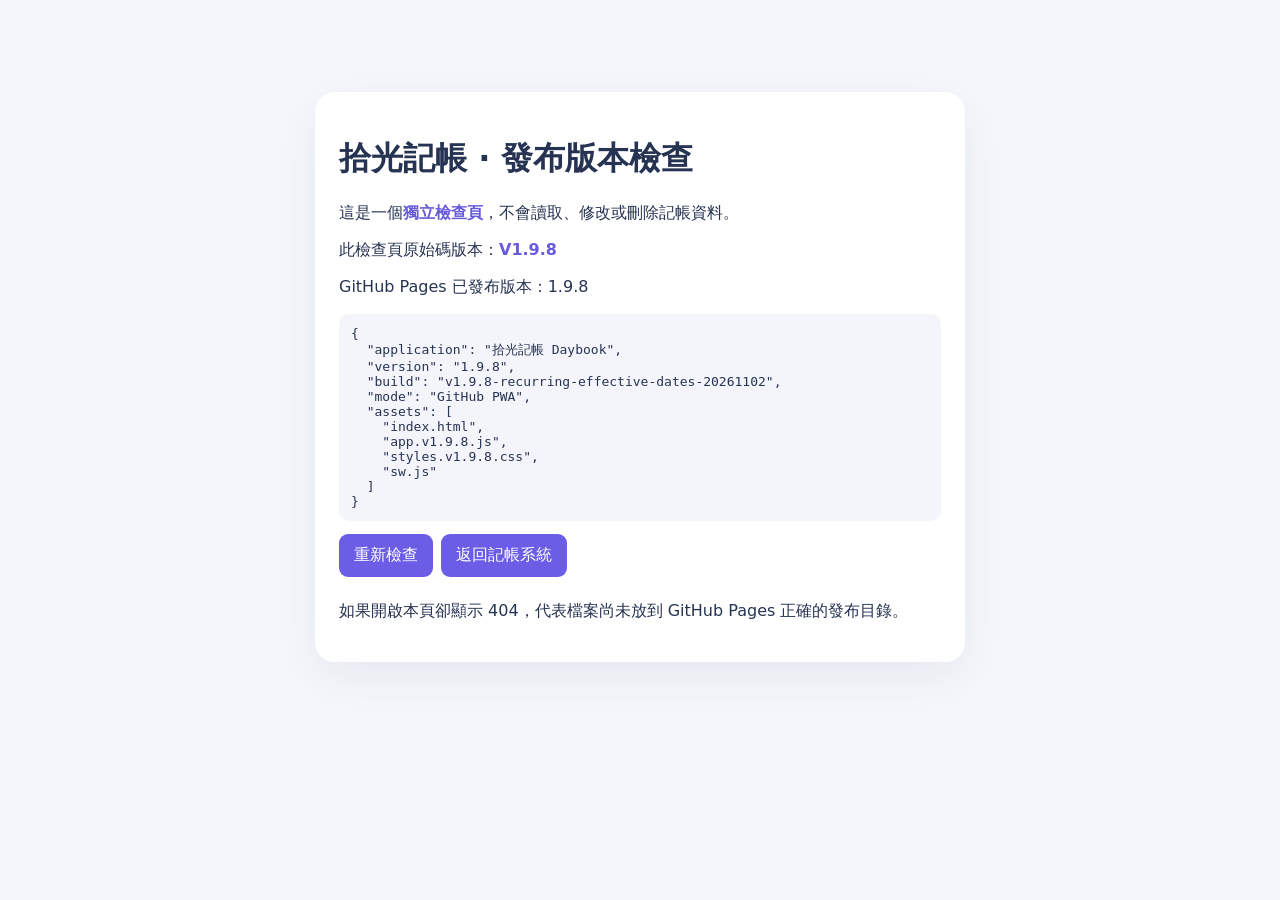
<file: check-update.html>
<!doctype html><html lang="zh-Hant"><head><meta charset="utf-8"><meta name="viewport" content="width=device-width,initial-scale=1"><title>拾光記帳 V1.9.8 發布版本檢查</title><style>body{font-family:system-ui,-apple-system,"Noto Sans TC",sans-serif;background:#f6f7fc;color:#263352;max-width:650px;margin:8vh auto;padding:20px}main{padding:24px;background:#fff;border-radius:20px;box-shadow:0 15px 50px #21325a13}b{color:#675add}pre{white-space:pre-wrap;overflow-wrap:anywhere;background:#f4f5fa;padding:12px;border-radius:10px}button,a{font-size:16px;display:inline-block;padding:11px 15px;background:#6b5de5;color:white;border-radius:9px;border:0;text-decoration:none;margin-right:8px;margin-bottom:8px}</style></head><body><main><h1>拾光記帳 · 發布版本檢查</h1><p>這是一個<b>獨立檢查頁</b>，不會讀取、修改或刪除記帳資料。</p><p>此檢查頁原始碼版本：<b>V1.9.8</b></p><p id="result">正在讀取 GitHub 線上 version.json…</p><pre id="detail"></pre><button type="button" id="retry">重新檢查</button><a href="./index.html">返回記帳系統</a><p>如果開啟本頁卻顯示 404，代表檔案尚未放到 GitHub Pages 正確的發布目錄。</p></main><script>async function run(){const s=document.getElementById('result'),d=document.getElementById('detail');try{const u=new URL('./version.json',location.href);u.searchParams.set('_',Date.now());const r=await fetch(u,{cache:'no-store'});if(!r.ok)throw new Error('HTTP '+r.status);const j=await r.json();s.textContent='GitHub Pages 已發布版本：'+(j.version||'未知');d.textContent=JSON.stringify(j,null,2)}catch(e){s.textContent='版本檢查失敗：'+e.message;d.textContent='請確認 index.html 與 version.json 直接位於 Pages 發布根目錄。'}}document.getElementById('retry').addEventListener('click',run);run()</script></body></html>
</file>
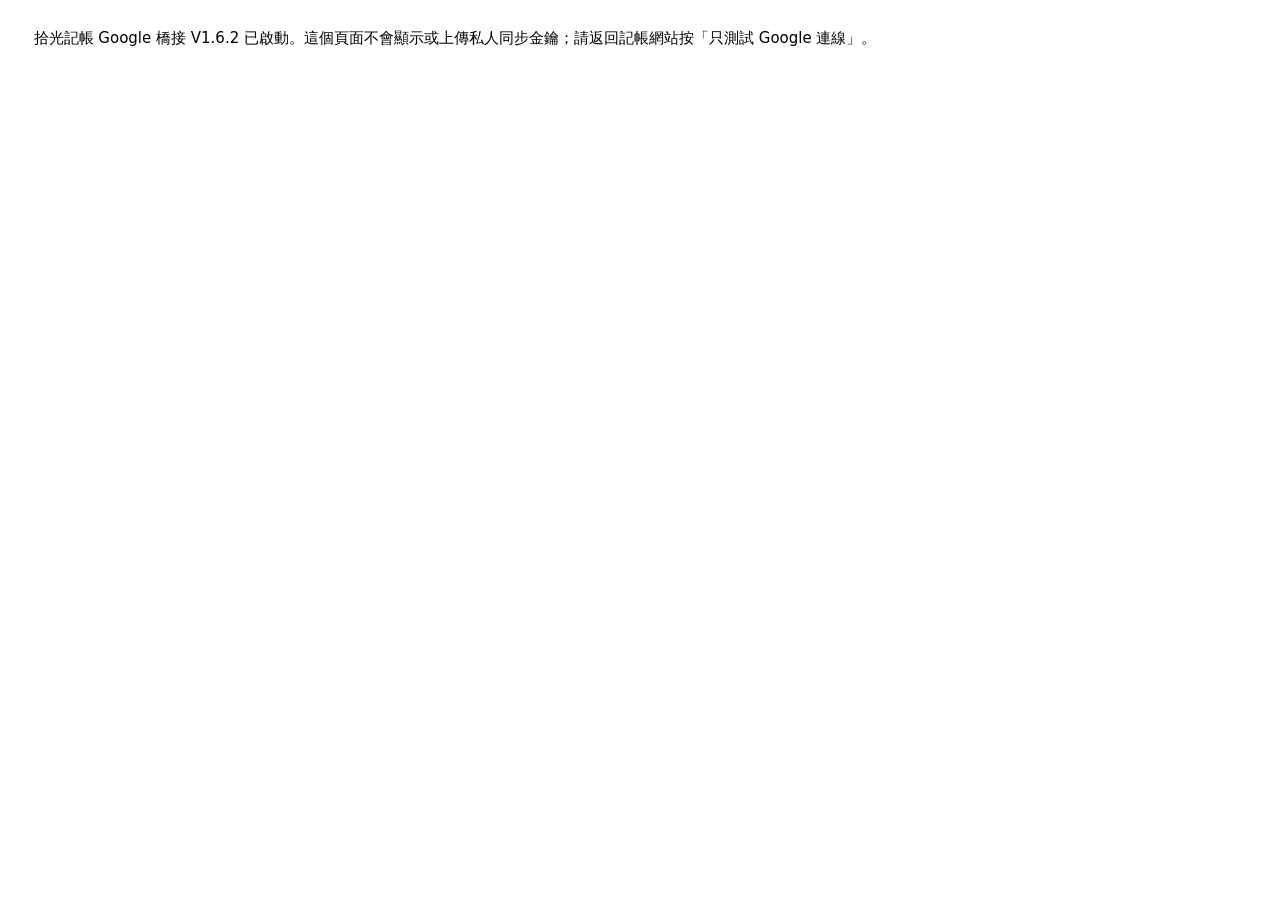
<file: AppsScript/Bridge.html>
<!DOCTYPE html>
<html><head><meta charset="utf-8"><base target="_top"></head><body>
<p style="font:15px/1.7 system-ui,sans-serif;margin:1.6rem">拾光記帳 Google 橋接 V1.6.2 已啟動。這個頁面不會顯示或上傳私人同步金鑰；請返回記帳網站按「只測試 Google 連線」。</p>
<script>
(function () {
  'use strict';
  const ALLOWED_ORIGIN = <?!= JSON.stringify(allowedOrigin) ?>;
  const inFlight = new Set();
  // Google HTML Service adds its OWN sandboxed iframe. Our window.parent
  // is the Google wrapper, not necessarily the owner's GitHub page.
  function tellTop(data) {
    if (window.top !== window) window.top.postMessage(data, ALLOWED_ORIGIN);
  }
  function announce() {
    tellTop({type:'daybook-gas-ready',bridgeVersion:'1.6.2'});
  }
  window.addEventListener('message', function (event) {
    // Only the whitelisted owner's TOP window may command the bridge.
    if (event.source !== window.top || event.origin !== ALLOWED_ORIGIN) return;
    const m=event.data;
    if (!m || m.type!=='daybook-gas-request' || !/^[a-z0-9-]{12,120}$/i.test(m.id||'') || typeof m.channel!=='string') return;
    if (inFlight.has(m.id)) return;
    inFlight.add(m.id);
    const answer=function(ok,value){
      inFlight.delete(m.id);
      tellTop({type:'daybook-gas-response',id:m.id,channel:m.channel,ok:ok,value:value});
    };
    try {
      google.script.run.withSuccessHandler(v=>answer(true,v))
        .withFailureHandler(e=>answer(false,{message:String(e&&e.message||e)}))
        .daybookApi(m.request);
    } catch(e){answer(false,{message:String(e&&e.message||e)});}
  });
  // Repeat the handshake briefly; iframe onload may precede Google user frame.
  announce();
  [300,1000,2500,5000].forEach(ms=>setTimeout(announce,ms));
}());
</script>
</body></html>
</file>
<file: styles.v1.9.8.css>
:root{--ink:#1b2643;--secondary:#66738e;--paper:#f6f7fb;--navy:#14213c;--purple:#7568ed;--purple-dark:#5a4ee1;--mint:#14b99b;--red:#ed6b84;--line:#e9ecf3;--shadows:0 8px 30px rgba(30,40,75,.045);--r:20px}
*{box-sizing:border-box}html{scroll-behavior:auto}body{margin:0;font-family:'DM Sans','Noto Sans TC',-apple-system,BlinkMacSystemFont,'Microsoft JhengHei',sans-serif;color:var(--ink);background:var(--paper);-webkit-tap-highlight-color:transparent}button,input,select{font:inherit}button{cursor:pointer}button:disabled{opacity:.4;cursor:not-allowed}a{color:inherit}input,select{color:var(--ink)}input:focus,select:focus,button:focus-visible{outline:3px solid #9f93ff77;outline-offset:1px}.app-shell{display:flex;min-height:100vh;min-height:100dvh}.sidebar{width:254px;flex:0 0 254px;background:#14213c;color:#fff;min-height:100vh;min-height:100dvh;position:sticky;top:0;align-self:flex-start;padding:28px 16px 22px;display:flex;flex-direction:column;z-index:50}.brand{display:flex;align-items:center;gap:10px;padding:0 9px 39px}.brand-icon{background:linear-gradient(145deg,#9b8cfe,#6c61e9);width:44px;height:44px;display:grid;place-items:center;border-radius:14px;font-size:28px;color:#fff;box-shadow:0 7px 22px #8b7aff3a}.brand-name{font-size:18px;font-weight:900;white-space:nowrap;letter-spacing:.5px}.brand-name span{font-size:12px;font-weight:600;opacity:.7;letter-spacing:0}.brand-sub{color:#909db8;font-size:10px;margin-top:2px;letter-spacing:.4px}.nav-label{font-size:10px;color:#8290af;font-weight:800;letter-spacing:1.8px;padding-left:17px;margin:0 0 14px}.side-nav{display:flex;flex-direction:column;gap:6px}.nav-item{appearance:none;background:transparent;border:0;color:#a3adc3;width:100%;display:flex;align-items:center;gap:15px;text-align:left;padding:14px 15px;border-radius:12px;font-size:13px;font-weight:650;transition:all .2s}.nav-item:hover{background:#233451;color:#fff}.nav-item.active{background:#2c3860;color:#fff;box-shadow:inset 3px 0 0 #a598ff}.nav-ico{width:21px;text-align:center;font-weight:700;font-size:21px;line-height:1;color:#a9a0ff}.sidebar-bottom{margin-top:auto}.sidebar-art{position:relative;margin:25px 4px 25px;min-height:181px;border-radius:18px;padding:21px 18px;overflow:hidden;background:linear-gradient(147deg,#6264c8,#7475d9 48%,#9591ff);color:white}.sidebar-art strong{font-size:18px;line-height:1.5;position:relative;z-index:1;letter-spacing:1px}.sidebar-art p{font-size:10px;position:relative;z-index:1;opacity:.86;margin:14px 0 0}.art-orbit{border:1px solid #ffffff7d;position:absolute;border-radius:100%;height:170px;width:170px;right:-75px;bottom:-65px}.orbit-two{height:125px;width:125px;right:-30px;bottom:-43px}.art-star{position:absolute;font-size:70px;right:15px;top:-15px;color:#e3e3ff50}.storage-status{font-size:11px;color:#8c9bb6;display:flex;gap:8px;align-items:center;padding:4px 14px}.status-dot{height:7px;width:7px;border-radius:50%;background:#43d5a4;box-shadow:0 0 0 3px #43d5a41b}.main-shell{width:calc(100% - 254px);min-width:0}.topbar{height:75px;background:#fff;border-bottom:1px solid #e9edf4;display:flex;align-items:center;justify-content:space-between;padding:0 clamp(20px,3.2vw,49px);gap:16px;position:sticky;top:0;z-index:20}.topbar-left,.topbar-actions{display:flex;align-items:center;gap:16px}.breadcrumbs{font-size:12px;color:#8d97a8;white-space:nowrap}.breadcrumbs span{margin:0 9px;color:#c9cfda}.breadcrumbs b{color:#253350;font-weight:750}.date-indicator{color:#8491aa;font-size:11px;white-space:nowrap}.top-search{background:#f7f8fc;border:1px solid #eff0f5;color:#7d879c;border-radius:10px;padding:9px 12px;font-size:12px;display:flex;gap:9px;align-items:center;white-space:nowrap}.top-search span{font-size:22px;line-height:12px}.top-search kbd{font-size:10px;border-radius:4px;border:1px solid #dde1eb;padding:2px 5px;background:white;margin-left:5px}.button{display:inline-flex;align-items:center;justify-content:center;border:1px solid transparent;border-radius:11px;min-height:39px;padding:9px 17px;gap:8px;font-size:12px;font-weight:800;white-space:nowrap;transition:filter .2s,transform .16s,background .2s}.button:hover{filter:brightness(.97);transform:translateY(-1px)}.button-primary{background:var(--purple);color:white;box-shadow:0 7px 17px #7165ee35}.button-primary:hover{background:var(--purple-dark)}.button-soft{color:#6654d5;background:#f0edff}.button-outline{background:#fff;color:#64718a;border-color:#dfe4ee}.button-subtle{background:#f0edff;color:#7162de;min-height:35px}.button-danger{background:#fff0f1;color:#ce4864;border-color:#f8cad4}.top-add span{font-size:20px;line-height:15px}.mobile-menu{display:none}.main-content{max-width:1680px;padding:32px clamp(20px,3.2vw,49px) 85px;margin:auto}.page{display:none;animation:up .22s ease}.page.active{display:block}@keyframes up{from{opacity:.6;transform:translateY(7px)}to{opacity:1;transform:translateY(0)}}.welcome-row,.page-head{display:flex;justify-content:space-between;align-items:center;gap:28px;margin-bottom:25px}.eyebrow,.section-kicker{letter-spacing:2px;color:#8777ed;font-size:10px;font-weight:900;margin:0 0 8px}.sparkle{color:#e5a04f;margin-left:5px}h1,h2,h3,p{margin-top:0}h1{font-size:clamp(25px,2.65vw,36px);letter-spacing:-.7px;margin:0 0 10px;font-weight:900;line-height:1.35}h1 em{color:#7b6bed;font-style:normal}.page-desc{font-size:12px;color:#8791a7;margin:0;line-height:1.7}.welcome-bubble{width:155px;height:95px;position:relative;display:flex;justify-content:center;align-items:center;gap:15px}.welcome-bubble span:nth-child(1){font-size:70px;color:#f3bc79;animation:float 5s infinite}.welcome-bubble span:nth-child(2){font-size:35px;color:#9586fc;align-self:flex-start}.welcome-bubble span:nth-child(3){font-size:42px;color:#85d5ba;align-self:flex-end}@keyframes float{50%{transform:translateY(-6px) rotate(8deg)}}.filter-bar,.panel{background:white;border:1px solid #edf0f5;box-shadow:var(--shadows);border-radius:var(--r)}.filter-bar{display:flex;flex-wrap:wrap;gap:13px;padding:14px 17px;margin:19px 0 22px;align-items:center;min-height:67px}.filter-heading{color:#41516c;font-size:12px;font-weight:800;display:flex;align-items:center;gap:8px;padding-right:7px}.filter-heading span{font-size:20px;color:var(--purple)}.pills{display:flex;flex-wrap:wrap;gap:5px}.pill{background:transparent;border:0;padding:8px 12px;border-radius:10px;font-size:11px;color:#808aa0;font-weight:700}.pill.active{background:#f0edff;color:#6a5ade}.date-range{display:flex;align-items:center;gap:7px;margin-left:auto}.date-range input{border:1px solid #e5e8f1;border-radius:8px;padding:8px;font-size:11px;width:130px;background:#fafbff;min-width:0}.date-range span{color:#9ba4b5}.kpi-grid{display:grid;grid-template-columns:repeat(4,minmax(0,1fr));gap:16px;margin-bottom:18px}.kpi-card{background:white;box-shadow:var(--shadows);border:1px solid #edf0f5;border-radius:18px;padding:19px 19px 18px;min-height:145px;overflow:hidden;position:relative}.kpi-card:after{content:'';position:absolute;width:83px;height:83px;right:-25px;top:-29px;border-radius:50%;background:var(--halo)}.kpi-top{display:flex;justify-content:space-between;gap:5px;align-items:center;position:relative;z-index:1}.kpi-label{font-size:12px;font-weight:700;color:#818da1}.kpi-icon{width:35px;height:35px;border-radius:11px;background:var(--halo);color:var(--accent);display:grid;place-items:center;font-size:22px;font-weight:800}.kpi-value{font-size:clamp(19px,1.9vw,29px);letter-spacing:-1px;font-weight:900;line-height:1.4;margin:19px 0 5px;position:relative;z-index:1;overflow-wrap:anywhere}.kpi-footer{color:#9aa4b6;font-size:10px;position:relative;z-index:1}.kpi-footer strong{color:var(--accent)}.dashboard-grid{display:grid;grid-template-columns:minmax(0,1.58fr) minmax(300px,1fr);gap:17px;margin-bottom:17px}.panel{padding:23px}.panel-header{display:flex;align-items:flex-start;justify-content:space-between;gap:18px;margin-bottom:20px}.panel-header h2,.setting-card h2,.stats-storage h2{font-size:17px;font-weight:900;margin:0 0 7px;letter-spacing:-.2px}.panel-header .muted{margin:0}.muted{font-size:11px;color:#94a0b1;line-height:1.6}.chart-legend{display:flex;align-items:center;gap:15px;color:#8290a6;font-size:10px;white-space:nowrap;margin-top:5px}.chart-legend span{display:flex;gap:5px;align-items:center}.legend-box{width:8px;height:8px;border-radius:3px;display:inline-block}.legend-box.exp{background:#8c7af7}.legend-box.inc{background:#25c3ad}.trend-chart{height:258px;position:relative;min-width:0}.trend-chart svg{width:100%;height:100%;overflow:visible}.trend-chart text{font-family:inherit;fill:#8f9aae;font-size:10px}.donut-layout{display:flex;align-items:center;gap:20px;min-height:247px}.donut-wrap{flex:0 0 194px;display:flex;align-items:center;justify-content:center}.donut{width:180px;height:180px;border-radius:50%;position:relative;display:flex;align-items:center;justify-content:center}.donut:after{content:'';position:absolute;inset:26px;background:white;border-radius:50%}.donut-inner{position:relative;z-index:1;text-align:center}.donut-inner small{display:block;color:#a0aabc;font-size:10px}.donut-inner strong{display:block;color:#243354;font-size:18px;font-weight:900;margin-top:5px}.donut-legend{flex:1;min-width:0}.donut-item{display:flex;gap:8px;align-items:center;justify-content:space-between;margin:0 0 13px;font-size:11px;color:#606c83}.donut-item-left{display:flex;align-items:center;gap:6px;min-width:0}.donut-item-left b{overflow:hidden;text-overflow:ellipsis;white-space:nowrap;font-weight:700}.dot{width:9px;height:9px;flex:0 0 9px;border-radius:3px}.donut-item .pct{color:#27395d;font-weight:800;white-space:nowrap}.bottom-grid{display:grid;grid-template-columns:minmax(0,1.55fr) minmax(300px,1fr);gap:17px}.text-link,.little-link{border:0;background:transparent;color:#7b66ec;font-size:11px;font-weight:800;white-space:nowrap}.recent-item{display:flex;align-items:center;gap:12px;padding:11px 3px;border-bottom:1px solid #f0f2f7}.recent-item:last-child{border-bottom:0}.item-icon{height:38px;width:38px;flex:0 0 38px;background:#f2edff;display:grid;place-items:center;border-radius:13px;font-size:18px}.item-description{flex:1;min-width:0}.item-description strong{font-size:12px;font-weight:800;display:block;overflow:hidden;text-overflow:ellipsis;white-space:nowrap}.item-description span{color:#9ba5b4;font-size:10px;display:block;margin-top:4px}.item-amount{font-size:12px;font-weight:900;white-space:nowrap}.item-amount.income,.money.income{color:#119e84}.item-amount.expense,.money.expense{color:#293854}.mini-edit{border:0;color:#99a2b3;background:#f6f7fb;border-radius:7px;width:26px;height:26px;font-size:12px}.mini-edit:hover{color:#6857de}.insight-emoji{font-size:25px;color:#f2b35e}.insight-row{display:flex;gap:12px;padding:13px 0;border-top:1px solid #f1f3f7;align-items:center}.insight-badge{width:36px;height:36px;flex:0 0 36px;border-radius:11px;background:#f1efff;display:grid;place-items:center;color:#7163d9;font-size:18px}.insight-row strong{font-size:12px;display:block}.insight-row p{font-size:10px;color:#939eb0;margin:4px 0 0;line-height:1.5}.empty-state{text-align:center;padding:33px 10px;color:#98a1b5;font-size:12px}.empty-graphic{height:67px;width:67px;border-radius:22px;background:#f0edff;color:#8a7deb;display:grid;place-items:center;font-size:34px;margin:0 auto 14px}.empty-state b{display:block;font-size:14px;color:#51617b;margin-bottom:6px}.empty-state p{margin:7px auto 17px;max-width:310px;line-height:1.7}.search-panel{padding:20px;margin-bottom:20px}.search-field{display:flex;align-items:center;background:#f7f8fc;border:1px solid #eef0f4;border-radius:12px;height:48px;padding:0 14px;gap:9px}.search-field>span{font-size:26px;color:#929bb1}.search-field input{background:transparent;border:0;outline:0;width:100%;font-size:12px;color:#25314e}.transaction-filters{display:flex;align-items:end;flex-wrap:wrap;gap:12px;margin-top:15px}.transaction-filters label,.year-controls label,.form-grid label,.block-label{display:flex;flex-direction:column;gap:7px;font-weight:750;color:#65718a;font-size:10px}.transaction-filters label{flex:1 1 120px;max-width:225px}.transaction-filters input,.transaction-filters select,.year-controls select,.form-grid input,.form-grid select,.block-label input{border:1px solid #e6eaf2;border-radius:9px;padding:9px 11px;background:#fff;min-height:37px;font-size:12px;min-width:0;width:100%}.transaction-filters .button{min-height:37px}.list-meta{display:flex;align-items:center;justify-content:space-between;margin:13px 3px;gap:10px}.list-meta strong{font-size:13px}.list-meta span{font-size:11px;margin-left:10px;color:#8c96ab}.transaction-panel{padding:0;overflow:hidden}.table-wrap{overflow-x:auto;width:100%;-webkit-overflow-scrolling:touch}.records-table,.annual-table,.matrix-table{border-collapse:collapse;width:100%;font-size:12px}.records-table th,.annual-table th,.matrix-table th{font-size:10px;text-align:left;padding:14px 17px;background:#fafbff;color:#98a2b5;font-weight:800;white-space:nowrap}.records-table td,.annual-table td,.matrix-table td{padding:15px 17px;border-top:1px solid #f0f2f6;vertical-align:middle}.records-table tbody tr:hover{background:#fbfaff}.records-table th:first-child,.records-table td:first-child{padding-left:26px}.records-table th:last-child,.records-table td:last-child{padding-right:26px}.align-right{text-align:right!important}.record-title{max-width:420px;white-space:nowrap;overflow:hidden;text-overflow:ellipsis;font-size:12px;font-weight:750}.record-memo{max-width:400px;white-space:nowrap;overflow:hidden;text-overflow:ellipsis;color:#a3abb8;font-size:10px;margin-top:4px}.record-date{white-space:nowrap;color:#78849c;font-size:11px}.category-tag{display:inline-flex;border-radius:8px;align-items:center;gap:5px;font-size:10px;font-weight:750;white-space:nowrap;background:#f5f3fc;color:#6e638b;padding:6px 9px}.type-tag{font-size:10px;font-weight:800;padding:6px 9px;background:#fff1f3;color:#e16684;border-radius:7px}.type-tag.income{background:#e5fbf4;color:#22a28a}.money{text-align:right;font-weight:900;white-space:nowrap;font-size:12px}.record-action{background:#f6f7fa;border:0;border-radius:7px;padding:6px 9px;color:#69758c;font-size:10px;font-weight:800;margin-left:4px}.record-action.danger{color:#d16979}.mobile-transaction-list{display:none}.record-footer{display:flex;justify-content:space-between;align-items:center;padding:15px 23px;border-top:1px solid #f1f3f6;color:#a1a9b8;font-size:10px}.year-toolbar{display:flex;align-items:center;justify-content:space-between;gap:20px;padding:18px 23px;margin-bottom:16px}.year-controls{display:flex;align-items:end;gap:12px}.year-controls select{min-width:122px}.year-controls>span{padding-bottom:10px;color:#9ca8ba;font-size:11px}.year-toolbar .muted{max-width:360px;text-align:right}.analytic-kpis{display:grid;grid-template-columns:repeat(3,minmax(0,1fr));gap:15px;margin-bottom:17px}.analytic-kpis .kpi-card{min-height:127px}.annual-chart-panel{margin-bottom:17px}.annual-compare{height:290px;overflow-x:auto}.annual-compare svg{width:100%;height:100%}.annual-compare text{font-family:inherit;fill:#8692a6;font-size:10px}.annual-table td:first-child{font-weight:850;white-space:nowrap}.annual-table .right,.matrix-table .right{text-align:right}.annual-table td{font-size:11px}.annual-table .pos{color:#18a78d}.annual-table .neg{color:#e96a83}.annual-table .incomplete{color:#ca8138;font-size:10px}.annual-table .period-cell{font-size:10px;color:#99a2b1}.annual-table tfoot td{background:#faf9ff;font-weight:850;border-top:2px solid #d9d5ff}.rank-row{margin-bottom:20px}.rank-head{display:flex;align-items:center;justify-content:space-between;margin-bottom:7px;gap:8px;font-size:11px}.rank-head b{font-weight:800}.rank-head span{font-weight:850;color:#5c6580}.rank-track{background:#f1f2fa;height:8px;border-radius:10px;overflow:hidden}.rank-fill{height:100%;border-radius:10px;min-width:2px}.monthly-panel{margin-top:17px}.matrix-table{min-width:730px}.matrix-table th,.matrix-table td{text-align:right;padding:12px 10px;white-space:nowrap;font-size:10px}.matrix-table th:first-child,.matrix-table td:first-child{text-align:left;font-weight:850;padding-left:22px;position:sticky;left:0;background:white}.matrix-table thead th:first-child{background:#fafbff}.matrix-table .year-sum{font-weight:900;background:#f8f7ff}.category-mosaic{display:grid;grid-template-columns:repeat(3,minmax(0,1fr));gap:15px}.cat-card{display:flex;align-items:center;gap:13px;border:1px solid #eaeef6;background:#fff;border-radius:17px;padding:17px;box-shadow:var(--shadows);min-width:0}.cat-emblem{height:48px;width:48px;flex:0 0 48px;border-radius:15px;display:grid;place-items:center;font-size:23px}.cat-meta{flex:1;min-width:0}.cat-meta h3{margin:0 0 4px;font-size:14px;font-weight:800;overflow:hidden;text-overflow:ellipsis;white-space:nowrap}.cat-meta p{font-size:10px;color:#96a3b5;margin:0}.cat-edit{border:1px solid #e7eaf2;background:#fff;border-radius:9px;color:#8290a5;padding:7px 9px;font-size:11px}.category-help{margin:20px 0}.settings-grid{display:grid;grid-template-columns:repeat(2,minmax(0,1fr));gap:17px;margin-bottom:17px}.setting-card{padding:27px;min-height:230px}.setting-icon{height:45px;width:45px;border-radius:14px;display:grid;place-items:center;font-size:24px;margin-bottom:17px}.setting-icon.purple{background:#edeaff;color:#7869f2}.setting-icon.peach{background:#ffede8;color:#ec9683}.setting-icon.green{background:#e4f7ef;color:#2db79b}.setting-icon.blue{background:#e8f1ff;color:#5f8ddc}.setting-card p{font-size:12px;line-height:1.9;color:#8c99ab;max-width:500px;margin:5px 0 20px}.setting-card p strong{color:#58627a}.setting-actions{display:flex;gap:9px;flex-wrap:wrap}.note-banner{background:#fff7e8;border:1px solid #ffe7b9;color:#aa753c;padding:11px 13px;border-radius:10px;font-size:11px;line-height:1.8}.stats-storage{display:flex;justify-content:space-between;align-items:center;gap:25px}.storage-numbers{display:flex;flex-wrap:wrap;gap:30px}.storage-numbers strong{font-size:24px;display:block;color:#7666e3}.storage-numbers span{font-size:11px;color:#9ea8b9}.help-footer{margin-top:20px;background:#f0f2f9;border-radius:13px;padding:16px 21px;color:#818aa0;font-size:11px;line-height:1.8}.help-footer strong{color:#495a75;margin-right:9px}.overlay{display:none}.mobile-nav,.mobile-fab{display:none}.modal-layer{position:fixed;inset:0;z-index:100;display:none;align-items:center;justify-content:center;padding:20px}.modal-layer.open{display:flex}.modal-backdrop{position:absolute;inset:0;background:#1522409c;backdrop-filter:blur(3px)}.modal-sheet{width:min(100%,500px);background:white;border-radius:23px;padding:27px 28px 25px;position:relative;box-shadow:0 25px 100px #151e3847;max-height:90vh;overflow-y:auto;animation:up .2s ease}.compact-modal{width:min(100%,420px)}.modal-top{display:flex;justify-content:space-between;margin-bottom:23px;align-items:start}.modal-top h2{font-size:22px;margin:0}.close-modal{background:#f3f4f8;border:0;border-radius:11px;height:32px;width:32px;font-size:22px;color:#96a0b1}.type-switch{display:flex;background:#f3f5f9;padding:5px;border-radius:12px;gap:5px}.type-switch button{flex:1;border:0;background:transparent;color:#98a2b5;border-radius:10px;padding:11px;font-weight:850;font-size:13px}.type-switch button.active.expense{background:#fff;color:#ec6684;box-shadow:0 3px 12px #1e1c3614}.type-switch button.active.income{background:#fff;color:#14a98c;box-shadow:0 3px 12px #1e1c3614}.amount-entry{display:flex;align-items:center;justify-content:center;gap:12px;border-bottom:1px solid #ecedf4;padding:17px 0 20px;margin-bottom:20px}.amount-entry span{font-size:17px;font-weight:850;color:#9ea7b8}.amount-entry input{font-size:38px;font-weight:900;letter-spacing:-1px;border:0;outline:none;width:210px;max-width:75%;text-align:center;min-width:0}.amount-entry input::placeholder{color:#c1c6d2}.amount-entry input::-webkit-inner-spin-button{appearance:none}.form-grid{display:grid;grid-template-columns:1fr 1fr;gap:17px 12px}.form-grid .span-2{grid-column:1/-1}.form-grid label small,.block-label small{font-weight:400;color:#adb6c4}.form-grid input,.form-grid select,.block-label input{min-height:42px;background:#f9fafe}.modal-actions{display:flex;justify-content:flex-end;gap:10px;margin-top:27px}.modal-actions .big-save{min-width:153px}.block-label{margin-top:15px}.toast{position:fixed;bottom:28px;left:50%;transform:translate(-50%,30px);z-index:150;background:#222d47;color:#fff;padding:12px 21px;border-radius:12px;box-shadow:0 15px 40px #1d284b44;font-size:12px;opacity:0;visibility:hidden;transition:all .2s;max-width:min(90vw,550px);text-align:center;line-height:1.5}.toast.visible{opacity:1;visibility:visible;transform:translate(-50%,0)}
@media(max-width:1360px){.date-range{margin-left:0}.filter-bar{gap:9px}.donut-layout{flex-direction:column;gap:8px}.donut-wrap{flex-basis:auto}.donut{height:145px;width:145px}.donut:after{inset:23px}.donut-legend{width:100%;display:grid;grid-template-columns:1fr 1fr;column-gap:10px}.donut-item{margin-bottom:9px}.donut-item:nth-child(n+7){display:none}}
@media(max-width:1140px){.sidebar{width:221px;flex-basis:221px}.main-shell{width:calc(100% - 221px)}.top-search kbd{display:none}.kpi-grid{grid-template-columns:repeat(2,minmax(0,1fr))}.dashboard-grid,.bottom-grid{grid-template-columns:minmax(0,1fr) minmax(270px,.83fr)}.category-mosaic{grid-template-columns:repeat(2,minmax(0,1fr))}.topbar{padding:0 22px}.main-content{padding:26px 22px 90px}}
@media(max-width:900px){.sidebar{position:fixed;left:0;top:0;height:100dvh;transform:translateX(-102%);transition:transform .23s;box-shadow:15px 0 70px #1c274333}.sidebar.open{transform:translateX(0)}.overlay.open{display:block;position:fixed;inset:0;z-index:49;background:#1721378c}.main-shell{width:100%}.mobile-menu{display:inline-grid!important;place-items:center;border:0;background:#f3f2ff;color:#6b61d9;height:34px;width:34px;border-radius:10px}.topbar{height:68px}.topbar-actions{gap:10px}.date-indicator{display:none}.dashboard-grid,.bottom-grid{grid-template-columns:minmax(0,1fr) minmax(270px,.8fr)}}
@media(max-width:660px){body{background:#f7f8fc}.topbar{height:60px;padding:0 16px}.breadcrumbs{font-size:11px}.top-search{height:35px;min-width:36px;width:36px;padding:0;justify-content:center;font-size:0;border-radius:9px}.top-search span{font-size:25px}.top-add{display:none}.main-content{padding:23px 14px 106px}.welcome-row,.page-head{align-items:flex-start;margin-bottom:18px}.welcome-bubble{width:68px;opacity:.55;overflow:hidden;position:absolute;right:16px;top:106px;pointer-events:none}.welcome-bubble span:not(:first-child){display:none}h1{font-size:26px;line-height:1.44}.eyebrow{font-size:9px}.page-desc{font-size:11px}.page-head>.button{position:absolute;right:16px;top:201px;font-size:10px;min-height:34px;padding:8px 10px}.page-head{margin-bottom:25px;min-height:94px}.filter-bar{padding:12px;margin:13px 0;gap:11px}.filter-heading{width:100%}.pills{width:100%;overflow-x:auto;flex-wrap:nowrap;white-space:nowrap;scrollbar-width:none}.pills::-webkit-scrollbar{display:none}.pill{padding:9px 12px}.date-range{width:100%;gap:5px}.date-range input{flex:1;width:45%;min-width:0;font-size:10px;padding:8px 3px}.date-range .button{padding:7px 11px;font-size:10px}.kpi-grid{gap:10px}.kpi-card{min-height:123px;padding:13px 14px;border-radius:14px}.kpi-icon{height:29px;width:29px;font-size:19px;border-radius:9px}.kpi-label{font-size:10px}.kpi-value{font-size:19px;letter-spacing:-.7px;margin:13px 0 7px}.kpi-footer{font-size:9px}.dashboard-grid,.bottom-grid{display:block}.dashboard-grid>.panel,.bottom-grid>.panel{margin-bottom:12px}.panel{padding:17px;border-radius:16px}.panel-header{margin-bottom:15px;gap:7px}.panel-header h2{font-size:16px}.trend-chart{height:218px}.chart-legend{gap:8px;font-size:9px}.donut-layout{flex-direction:row;align-items:center;gap:11px;min-height:0}.donut-wrap{flex:0 0 144px}.donut{width:140px;height:140px}.donut:after{inset:25px}.donut-inner strong{font-size:15px}.donut-legend{display:block;flex:1;min-width:0}.donut-item{font-size:10px;margin-bottom:8px}.donut-item:nth-child(n+6){display:none}.mobile-nav{display:flex;position:fixed;bottom:0;bottom:env(safe-area-inset-bottom);height:62px;background:white;left:0;right:0;z-index:45;box-shadow:0 -4px 20px #17213d15;border-top:1px solid #edf0f6;align-items:center;justify-content:space-around}.mobile-nav button{border:0;background:transparent;display:flex;flex-direction:column;align-items:center;justify-content:center;gap:3px;color:#99a4b5;font-size:10px;font-weight:800;padding:6px 7px;min-width:47px}.mobile-nav button.active{color:#715eeb}.mobile-nav button span{font-size:22px;line-height:1.1}.mobile-fab{display:block;position:fixed;right:19px;bottom:87px;bottom:calc(85px + env(safe-area-inset-bottom));z-index:43;background:linear-gradient(135deg,#9080ff,#6d5fe4);color:white;border:0;border-radius:50%;width:54px;height:54px;font-size:30px;box-shadow:0 10px 25px #766bec55}.transaction-filters{display:grid;grid-template-columns:1fr 1fr;gap:10px}.transaction-filters label{max-width:none}.transaction-filters .button{width:100%}.search-field input{font-size:11px}.record-count{font-size:12px}.record-footer{padding:12px}.records-table{display:none}.transaction-panel .table-wrap{display:none}.mobile-transaction-list{display:block}.mobile-record{display:flex;align-items:center;gap:9px;border-bottom:1px solid #f0f2f8;padding:15px 12px}.mobile-record:last-child{border:0}.mobile-record .item-description strong{white-space:normal;line-height:1.5;max-height:3em;overflow:hidden;font-size:12px}.mobile-record .item-description span{line-height:1.7}.mobile-record .item-amount{font-size:13px}.mobile-record .item-icon{height:37px;width:37px;flex-basis:37px}.mobile-record-actions{display:flex;flex-direction:column;align-items:end;gap:7px}.mobile-record-actions button{background:#f7f7fc;color:#766ce1;border:0;border-radius:7px;padding:5px 9px;font-size:10px}.year-toolbar{display:block;padding:16px}.year-controls{gap:7px}.year-controls label{flex:1;min-width:0}.year-controls select{min-width:0}.year-controls .button{min-width:0;padding:7px 11px;font-size:10px}.year-toolbar .muted{text-align:left;margin:11px 0 0}.analytic-kpis{grid-template-columns:1fr 1fr;gap:10px}.analytic-kpis .kpi-card:last-child{grid-column:1/-1}.annual-compare{height:245px}.annual-table{min-width:680px}.category-mosaic{grid-template-columns:1fr 1fr;gap:9px}.cat-card{padding:11px;gap:8px;border-radius:13px}.cat-emblem{height:37px;width:37px;flex-basis:37px;font-size:18px;border-radius:10px}.cat-meta h3{font-size:12px}.cat-meta p{font-size:9px}.cat-edit{padding:5px 6px;font-size:10px}.settings-grid{grid-template-columns:1fr;gap:12px}.setting-card{min-height:0;padding:20px}.settings-grid .panel{margin:0}.stats-storage{display:block}.storage-numbers{margin-top:15px}.modal-layer{align-items:flex-end;padding:0}.modal-sheet{max-height:94dvh;width:100%;border-radius:23px 23px 0 0;padding:22px 21px calc(23px + env(safe-area-inset-bottom))}.amount-entry input{font-size:34px}.toast{bottom:85px;bottom:calc(85px + env(safe-area-inset-bottom))}}
@media(max-width:385px){.donut-wrap{flex-basis:123px}.donut{width:120px;height:120px}.donut:after{inset:22px}.donut-legend{font-size:9px}.donut-item{font-size:9px}.category-mosaic{grid-template-columns:1fr}.cat-card{padding:14px}.date-range input{font-size:9px}.breadcrumbs{font-size:10px}.pill{font-size:10px}.chart-legend{flex-direction:column;gap:5px;align-items:flex-start}}

@media(max-width:660px){.trend-chart svg text{font-size:18px}.annual-compare svg text{font-size:16px}}

/* v1.1 - cloud sync + tactile mobile controls */
.sync-mini{margin:10px 9px 0;color:#bec9e4;font-size:11px;line-height:1.5;white-space:normal;max-width:220px}
.cloud-panel{margin-bottom:22px;padding:28px!important;border:1px solid #e5e8f8!important}
.cloud-head{display:flex;gap:15px;align-items:flex-start;padding-bottom:15px}
.cloud-emblem{display:grid;place-items:center;width:58px;height:58px;border-radius:19px;background:linear-gradient(145deg,#877af9,#5d92ea);font-size:29px;color:white;flex:none;box-shadow:0 12px 25px #868bf548}
.cloud-head h2{margin:4px 0 7px;font-size:21px}
.ver-pill{vertical-align:middle;border-radius:6px;background:#edeafd;color:#7663e1;font-size:10px;padding:5px 7px;margin-left:4px;letter-spacing:.4px}
.cloud-head p{margin:0;line-height:1.7}
.cloud-state{border-radius:12px;background:#f1f4fc;color:#526382;padding:12px 15px;font-weight:700;font-size:13px;margin:10px 0 20px}
.cloud-state.ready{background:#e9f8f2;color:#178c75}.cloud-state.busy{background:#f3f0ff;color:#755ee2}.cloud-state.error{background:#fff0ef;color:#b54246}
.cloud-grid{display:grid;grid-template-columns:repeat(2,minmax(0,1fr));gap:15px}
.cloud-step{border:1px solid #e9edf6;border-radius:16px;padding:20px;min-width:0;background:linear-gradient(160deg,#fff,#fafbff)}
.cloud-step h3{margin:0 0 10px;font-size:16px}.cloud-step p{font-size:12px;line-height:1.7;color:#66748e;min-height:38px}
.cloud-step label{display:block;font-size:12px;font-weight:700;color:#526079;margin:11px 0}
.cloud-step input{display:block;width:100%;margin-top:6px;border:1px solid #dfe4f0;background:#fff;border-radius:10px;padding:12px 11px;font-size:14px;min-height:44px}
.cloud-step .setting-actions{display:flex;gap:9px;flex-wrap:wrap}
.cloud-step .button,.cloud-toolbar .button{min-height:41px}
.cloud-step-num{display:inline-grid;place-items:center;width:25px;height:25px;border-radius:8px;background:#eeedff;color:#6859cf;margin-right:5px}
.cloud-toolbar{display:flex;align-items:center;justify-content:space-between;gap:14px;padding:18px 0 13px;border-bottom:1px solid #edf0f8;font-size:13px;color:#526079}
.cloud-toolbar .setting-actions{display:flex;gap:8px;flex-wrap:wrap}
.cloud-warning{font-size:12px;color:#647089;line-height:1.8;margin:12px 0 0}
.record-action{white-space:nowrap}
@media(max-width:930px){.cloud-grid{grid-template-columns:1fr}.cloud-step p{min-height:0}}
@media(max-width:600px){.cloud-panel{padding:18px!important}.cloud-head{gap:11px}.cloud-emblem{width:44px;height:44px;font-size:23px;border-radius:13px}.cloud-head h2{font-size:17px}.cloud-toolbar{align-items:flex-start;flex-direction:column}.cloud-toolbar .setting-actions{width:100%}.cloud-toolbar .button{flex:1}.cloud-step{padding:15px}.cloud-step input{font-size:16px}}

/* v1.2 — 年度報表點擊明細；資料不離開本機/已設定的同步環境 */
.report-tap-hint{font-size:11px;color:#8973cb;margin:7px 0 0;line-height:1.5}
button.rank-button{display:block;width:100%;text-align:left;border:1px solid transparent;background:transparent;border-radius:12px;cursor:pointer;padding:9px 10px;margin:0 0 5px;color:inherit;font:inherit;transition:background .15s,border-color .15s,transform .15s}
.rank-button .rank-head{margin-bottom:10px}.rank-button .rank-track{display:block}.rank-button .rank-fill{display:block}
.rank-button:hover,.rank-button:focus-visible{background:#f7f5ff;border-color:#e4dfff;transform:translateY(-1px)}
.report-chevron{font-size:17px;margin-left:4px;color:#9683e8}.rank-button:focus-visible,.matrix-month-link:focus-visible,.matrix-total-link:focus-visible{outline:3px solid #a99bfd;outline-offset:2px}
.matrix-month-cell{padding:0!important;min-width:65px}.matrix-month-link{width:100%;height:100%;min-height:45px;display:flex;justify-content:flex-end;align-items:center;gap:4px;padding:12px 9px;border:0;background:transparent;color:#6553bb;cursor:pointer;font:inherit;font-weight:900;border-radius:7px}
.matrix-month-link:hover,.matrix-month-link:focus-visible{background:#ded8ff96}.matrix-cell-arrow{font-size:9px;opacity:.7;line-height:1}
.matrix-total-link{border:0;background:transparent;color:#6e5ccc;font:inherit;font-weight:900;cursor:pointer;padding:8px 2px;white-space:nowrap}.matrix-total-link:hover{text-decoration:underline}
#reportDetailModal{z-index:110}#entryModal,#categoryModal{z-index:125}
.report-detail-layer{justify-content:flex-end;padding:0}
.report-detail-layer .modal-backdrop{background:#151c318a}
.report-detail-sheet{width:min(100%,650px);max-height:100dvh;height:100dvh;border-radius:23px 0 0 23px;padding:26px 28px 25px;display:flex;flex-direction:column;overflow:hidden;animation:report-slide .22s ease}
@keyframes report-slide{from{opacity:.6;transform:translateX(20px)}to{opacity:1;transform:none}}
.report-detail-header{display:flex;justify-content:space-between;align-items:flex-start;gap:12px;margin-bottom:16px;flex:none}.report-detail-heading{min-width:0}.report-detail-header h2{margin:5px 0 6px;font-size:25px;line-height:1.28}.report-detail-header .muted{font-size:12px;margin:0}.report-detail-header .close-modal{flex:none}
.report-detail-summary{display:grid;grid-template-columns:1.35fr .9fr;gap:12px;margin-bottom:14px;flex:none}
.report-detail-summary>div{border-radius:15px;padding:17px 18px;display:flex;flex-direction:column;gap:8px}
.report-summary-money{background:linear-gradient(120deg,#6d64d5,#978afc);color:#fff;box-shadow:0 6px 14px #7f70dd25}
.report-summary-count{background:#f2f5ff;color:#65728e}
.report-detail-summary span{font-size:11px;font-weight:650;opacity:.82}.report-detail-summary strong{font-size:22px;letter-spacing:-.5px;word-break:break-word}.report-summary-count strong{color:#594cb1}
.report-detail-toolbar{display:flex;gap:9px;margin-bottom:14px;flex:none}.report-detail-search{position:relative;flex:1;min-width:0;display:flex;align-items:center}.report-detail-search>span{position:absolute;left:13px;font-size:19px;color:#9aa5b7}.report-detail-search input,.report-detail-category select{border:1px solid #e1e4f0;background:#fbfcff;border-radius:11px;font:inherit;font-size:13px;min-height:43px;outline:0}.report-detail-search input{width:100%;padding:9px 10px 9px 37px}.report-detail-category select{max-width:165px;padding:7px 10px;color:#59637b}.report-detail-category[hidden]{display:none}
.report-detail-search input:focus,.report-detail-category select:focus{border-color:#8270df;box-shadow:0 0 0 3px #8270df1b}
.report-detail-list-header{display:flex;justify-content:space-between;align-items:center;gap:10px;font-size:12px;color:#7c89a0;padding-bottom:10px;border-bottom:1px solid #edf0f7;flex:none}.report-detail-list-header strong{color:#43506d}
.report-detail-entries{overflow-y:auto;overscroll-behavior:contain;min-height:60px;flex:1;padding-right:3px;scrollbar-color:#c5c0ec transparent}
.report-entry{display:flex;align-items:flex-start;gap:12px;padding:15px 4px;border-bottom:1px solid #edf0f6}.report-entry-icon{border-radius:12px;width:40px;height:40px;flex:none;display:grid;place-items:center;font-size:19px}
.report-entry-body{min-width:0;flex:1;display:flex;flex-direction:column;gap:5px}.report-entry-body strong{font-size:13px;line-height:1.45;overflow-wrap:anywhere}.report-entry-date{color:#7985a1;font-size:11px}.report-entry-body p{margin:0;color:#7e89a0;white-space:pre-wrap;overflow-wrap:anywhere;font-size:11px;line-height:1.55}.report-entry-body small{font-size:10px;color:#9ca6b7;overflow-wrap:anywhere}
.report-entry-right{text-align:right;flex:none;display:flex;flex-direction:column;align-items:flex-end;gap:10px}.report-entry-right b{font-size:13px;color:#df6888;white-space:nowrap}.report-entry-right button{font-size:11px;color:#7664cf;border:1px solid #e8e4fc;border-radius:8px;padding:6px 10px;background:#f7f5ff;cursor:pointer}
.report-detail-more{flex:none;text-align:center;padding:9px 0}.report-detail-more button[hidden]{display:none}
.report-detail-footer{border-top:1px solid #e8eaf3;display:flex;justify-content:flex-end;gap:10px;align-items:center;padding-top:14px;flex:none}.report-detail-footer .button{white-space:nowrap}
.sr-only{position:absolute!important;width:1px!important;height:1px!important;padding:0!important;margin:-1px!important;overflow:hidden!important;clip:rect(0,0,0,0)!important;white-space:nowrap!important;border:0!important}
@media(max-width:700px){.report-detail-layer{align-items:flex-end}.report-detail-sheet{width:100%;height:94dvh;max-height:94dvh;border-radius:21px 21px 0 0;padding:20px 15px calc(14px + env(safe-area-inset-bottom))}.report-detail-header h2{font-size:20px}.report-detail-summary{gap:8px}.report-detail-summary>div{padding:13px}.report-detail-summary strong{font-size:17px}.report-detail-toolbar{gap:7px}.report-detail-category select{max-width:118px;font-size:11px}.report-entry{gap:8px;padding:12px 0}.report-entry-icon{width:34px;height:34px;font-size:16px}.report-entry-right b{font-size:11px}.report-entry-body strong{font-size:12px}.report-detail-footer{gap:8px}.report-detail-footer .button{flex:1;font-size:11px;padding:9px 5px;min-width:0}.matrix-month-link{min-height:45px}}
@media(max-width:660px){
 #page-analytics .monthly-panel .panel-header{display:flex;flex-direction:column;align-items:stretch;gap:8px}
 #page-analytics .monthly-panel .panel-header>div{width:100%}
 #page-analytics .monthly-panel .panel-header h2{white-space:normal}
 #page-analytics .monthly-panel .panel-header>.muted{max-width:100%;line-height:1.7}
}

/* V1.3 · precise analytics and interactive, layered drilldowns */
.precise-dates{display:flex;align-items:end;flex-wrap:wrap;gap:10px;border-top:1px solid #ebedf5;margin-top:16px;padding-top:15px}
.precise-dates-title{display:flex;flex-direction:column;gap:5px;margin-right:auto;min-width:175px}
.precise-dates-title b{font-size:13px;color:#6053b8}.precise-dates-title span{font-size:11px;color:#99a1b4}
.precise-dates label{display:flex;flex-direction:column;gap:5px;font-size:11px;font-weight:700;color:#596681}
.precise-dates input{min-height:38px;border:1px solid #e0e4f1;border-radius:9px;padding:7px 9px;background:#fbfcff;max-width:160px;font-size:12px;color:#53617d}
.precise-dates button{min-height:38px}.date-active-note{display:inline-flex;align-items:center;margin-top:13px;padding:8px 11px;background:#f5f6fb;border-radius:9px;color:#74829a;font-size:11px;font-weight:700}
.date-active-note.custom-date-active{background:#edeaff;color:#705ccc}
.year-over-year-panel{margin-bottom:20px}.yoy-cards{display:grid;grid-template-columns:repeat(2,minmax(0,1fr));gap:13px}
.yoy-card{padding:19px;border:1px solid #edf0f9;border-radius:16px;background:linear-gradient(140deg,#fff,#f8f8ff)}
.yoy-card-title{font-weight:800;color:#4a5770;font-size:13px}.yoy-card-title small{font-size:10px;color:#99a3b8;margin-left:7px}.yoy-card-value{display:block;font-size:25px;color:#333b56;letter-spacing:-.5px;padding:12px 0 5px}.yoy-previous{color:#8290a7;font-size:11px}
.yoy-difference{margin-top:9px;font-size:12px;font-weight:800}.delta{display:inline-block;border-radius:7px;padding:5px 8px;font-size:11px}.delta-up{color:#bb5070;background:#fff0f3}.delta-down{color:#148a75;background:#e5f8f1}.delta-neutral{color:#8591a7;background:#f0f3f9;padding:5px 8px;border-radius:7px;font-size:11px}
.yoy-ranking{margin-top:18px}.yoy-rank-heading{display:flex;align-items:center;justify-content:space-between;gap:9px;margin-bottom:9px;font-size:13px;color:#43516b}.yoy-rank-heading span{font-size:10px;color:#8875c8}
.yoy-rank-grid{display:grid;grid-template-columns:repeat(2,minmax(0,1fr));gap:9px}.yoy-rank-item{cursor:pointer;border:1px solid #e9ebf5;background:#fff;border-radius:12px;min-height:72px;padding:11px 13px;display:flex;gap:7px;justify-content:space-between;align-items:center;font:inherit;color:inherit;text-align:left}.yoy-rank-item>span:first-child{display:flex;flex-direction:column;gap:7px;min-width:0}.yoy-rank-item b{font-size:12px}.yoy-rank-item small{font-size:10px;color:#97a2b4}.yoy-rank-item:hover:not(:disabled){background:#f7f5ff;border-color:#ac9ced}.yoy-rank-item:disabled{cursor:default;opacity:.65}.yoy-rank-item .delta,.yoy-rank-item .delta-neutral{flex:none;max-width:46%;text-align:center;line-height:1.6}
.annual-footnote{font-size:10px;color:#8b96ab;margin:9px 4px 1px;line-height:1.7}
.report-breadcrumb{display:flex;align-items:center;gap:5px;flex-wrap:wrap;margin:-4px 0 11px;flex:none;font-size:11px}.report-breadcrumb button{border:0;background:#f2efff;color:#6b59cd;border-radius:8px;font:inherit;padding:6px 8px;cursor:pointer}.report-breadcrumb button:hover{background:#e3dcff}.report-breadcrumb strong{color:#56617b;padding:6px}
.report-detail-groups{max-height:205px;overflow:auto;flex:none;scrollbar-width:thin;margin-bottom:12px}.report-drill-group-title{font-size:12px;font-weight:800;color:#5b597d;margin-bottom:9px;display:flex;justify-content:space-between;gap:7px}.report-drill-group-title small{font-size:10px;color:#9ba4b6;font-weight:500}
.report-drill-grid{display:grid;grid-template-columns:repeat(3,minmax(0,1fr));gap:7px}.report-drill-grid button{border:1px solid #e8e8f7;background:linear-gradient(135deg,#fdfdff,#f6f5ff);border-radius:10px;padding:10px;text-align:left;display:flex;flex-direction:column;gap:5px;min-width:0;cursor:pointer;color:#4d527c}.report-drill-grid button:hover,.report-drill-grid button:focus-visible{border-color:#8775eb;background:#efebff}.report-drill-grid b{font-size:11px;overflow-wrap:anywhere}.report-drill-grid strong{font-size:13px;color:#6959d4}.report-drill-grid small{font-size:10px;color:#91a0b5}
.report-drill-final{font-size:11px;color:#8c92ad;background:#f8f9fc;padding:9px 12px;margin-bottom:3px;border-radius:8px}
.report-detail-summary>div small{font-size:10px;opacity:.85}.report-summary-count strong{font-size:18px}
.entry-shortcuts{margin-top:20px;border-top:1px solid #eaedf5;padding-top:14px}.entry-shortcut-top{display:flex;align-items:center;justify-content:space-between;gap:10px;margin-bottom:9px}.entry-shortcut-top strong{font-size:12px;color:#596282}.entry-shortcut-top span{font-size:10px;color:#9ca4b5}.entry-chip-scroll{display:flex;gap:7px;overflow-x:auto;scrollbar-width:thin;padding-bottom:5px;margin-bottom:6px}.entry-chip-scroll button{border:1px solid #e7e7f5;border-radius:9px;padding:8px 11px;background:#f8f7ff;color:#6e60c0;flex:none;cursor:pointer;font-size:11px;font-weight:750;max-width:200px;overflow:hidden;text-overflow:ellipsis;white-space:nowrap}.entry-chip-scroll button:hover{background:#eeeaff}.entry-chip-scroll .entry-category-chip{background:#f8fafc;color:#61758e}.entry-shortcut-empty{font-size:11px;color:#99a3b6}.entry-actions{flex-wrap:wrap}.entry-actions button[hidden]{display:none}.entry-actions #saveContinueBtn{background:#f0edff;color:#6b5cce}
@media(max-width:760px){.precise-dates-title{width:100%}.yoy-rank-grid{grid-template-columns:1fr}.yoy-card-value{font-size:20px}.report-drill-grid{grid-template-columns:repeat(2,minmax(0,1fr))}}
@media(max-width:660px){.precise-dates{align-items:end}.precise-dates label{flex:1 1 calc(50% - 5px)}.precise-dates input{width:100%;max-width:none;font-size:13px}.precise-dates button{flex:1}.yoy-cards{gap:8px}.yoy-card{padding:12px}.yoy-card-value{font-size:18px}.yoy-previous{line-height:1.6}.yoy-rank-heading{align-items:start;flex-direction:column}.report-detail-groups{max-height:170px}.report-drill-grid button{padding:8px}.report-drill-grid strong{font-size:11px}.report-detail-summary>div small{font-size:9px}.entry-actions .button{font-size:11px;padding:9px 10px;flex:1}.entry-actions #saveContinueBtn{order:3;flex-basis:100%}}
/* 年度工具列的日期區塊固定上下排列，避免中尺寸平板被擠出頁面 */
#page-analytics .year-toolbar{display:block}
#page-analytics .year-controls{flex-wrap:wrap}
#page-analytics .year-toolbar .muted{text-align:left;max-width:none;margin-top:11px}

/* Daybook V1.4 · planner + funding-type UI */
[hidden]{display:none!important}
.income-insight,.dashboard-budget-strip,.analytic-cash-note{border:1px solid #e7eafa;background:linear-gradient(120deg,#fff 30%,#f7f4ff);border-radius:22px;padding:20px 24px;margin:18px 0;box-shadow:0 5px 24px rgba(52,65,117,.035)}
.income-insight-head{display:flex;align-items:center;justify-content:space-between;gap:15px;color:#66738e;font-size:13px}.income-insight-head b{font-size:14px;color:#283656}
.income-mini-grid{display:grid;grid-template-columns:repeat(3,minmax(0,1fr));gap:12px;margin-top:12px}.income-mini-grid>div{padding:13px;border-radius:14px;background:#f8f9ff;min-width:0}.income-mini-grid small{display:block;font-size:12px;color:#72809c}.income-mini-grid strong{display:block;font-size:18px;letter-spacing:-.03em;margin-top:5px;color:#283454;overflow-wrap:anywhere}.income-insight p{font-size:12px;color:#8993a5;margin:12px 0 0;line-height:1.5}
.dashboard-budget-strip{display:flex;align-items:center;justify-content:space-between;gap:16px;background:linear-gradient(115deg,#f3efff,#f9fafc)}.dashboard-budget-strip h3{font-size:18px;margin:5px 0}.dashboard-budget-strip p{font-size:13px;color:#68768f;margin:0}.budget-dashboard-action{display:flex;align-items:center;gap:12px;min-width:220px}.budget-dashboard-action .budget-progress-track{width:105px}.budget-state.over,.negative{color:#d34c65!important}.budget-state.warn{color:#b67619}.budget-state.ok{color:#17987e}.budget-state.unlimited{color:#8b94a5}
.planner-main,.recurring-panel{margin-bottom:22px}.planner-head,.planner-panel-title,.recurring-manage-heading{display:flex;justify-content:space-between;align-items:center;gap:15px}.planner-head h2,.recurring-panel h2{margin:5px 0 7px}.planner-month-label{display:flex;gap:8px;align-items:center;font-size:13px;color:#66748f;white-space:nowrap}.planner-month-label input{padding:11px;border:1px solid #e0e4f0;border-radius:12px;background:#fff;color:#1c2b47}
.planner-stat-cards,.recurring-summary{display:grid;grid-template-columns:repeat(3,minmax(0,1fr));gap:14px;margin:23px 0}.planner-metric,.recurring-summary>div{background:linear-gradient(135deg,#f8f7ff,#fff);border:1px solid #eae8f9;border-radius:17px;padding:18px;min-width:0}.planner-metric span,.recurring-summary span{font-size:12px;color:#6f7b92}.planner-metric strong,.recurring-summary strong{display:block;font-size:23px;letter-spacing:-.04em;margin:7px 0;color:#213350;overflow-wrap:anywhere}.planner-metric small{font-size:11px;color:#8b94a5}
.planner-grid{display:grid;grid-template-columns:minmax(275px,.9fr) minmax(0,1.1fr);gap:20px}.planner-config,.planner-progress-panel{background:#fcfcff;border:1px solid #ebedf6;border-radius:18px;padding:20px;min-width:0}.planner-panel-title{margin-bottom:15px}.planner-panel-title h3{font-size:17px;margin:0}.planner-config .block-label{display:grid;gap:6px}.planner-config input{width:100%;max-width:100%;min-width:0;border:1px solid #dfe3ef;border-radius:10px;padding:10px;background:#fff}.budget-form-explain{font-size:11px;color:#8490a3;margin:10px 0 14px}.budget-category-fields{display:grid;grid-template-columns:repeat(2,minmax(0,1fr));gap:11px}.budget-category-input{display:grid;gap:5px;min-width:0;color:#526078;font-size:12px}.budget-category-input span{overflow:hidden;text-overflow:ellipsis;white-space:nowrap}.budget-save{width:100%;margin-top:18px}.budget-progress-list{display:grid;gap:10px;max-height:660px;overflow:auto;padding-right:4px}.budget-progress-row{display:grid;gap:9px;width:100%;padding:12px;border:1px solid #edf0f7;background:#fff;border-radius:14px;color:inherit;cursor:pointer;text-align:left;min-width:0}.budget-progress-row:hover{border-color:#ac9cf4;background:#faf8ff}.budget-row-head,.budget-row-foot{display:flex;align-items:center;justify-content:space-between;gap:6px;min-width:0;font-size:12px}.budget-row-head b{max-width:40%;overflow:hidden;text-overflow:ellipsis;white-space:nowrap}.budget-row-head>span{min-width:0;text-align:right}.budget-row-foot{font-size:11px;color:#8792a4}.budget-progress-track{height:9px;background:#eeeefa;border-radius:20px;overflow:hidden}.budget-progress-fill{display:block;height:100%;border-radius:20px;background:linear-gradient(90deg,#9580ef,#6d67df)}.budget-progress-fill.ok{background:#46b8a8}.budget-progress-fill.warn{background:#e7b365}.budget-progress-fill.over{background:#ec7e88}.budget-progress-fill.unlimited{background:#c3c7d9}
.recurring-summary{margin-top:18px}.recurring-summary strong{font-size:27px}.recurring-due-list{display:grid;gap:11px}.recurring-due-card{display:grid;grid-template-columns:78px minmax(0,1fr) auto;gap:15px;align-items:center;background:#fbfcff;border:1px solid #eaedf5;border-radius:16px;padding:13px}.due-date{display:grid;place-items:center;gap:3px;background:#edeafd;color:#675ad1;padding:11px 7px;border-radius:13px}.due-date.overdue{background:#fff0ed;color:#bd5161}.due-date b{font-size:16px}.due-date small{font-size:10px}.due-description{min-width:0}.due-description strong{color:#27364f}.due-description p{font-size:12px;color:#7c889c;line-height:1.6;margin:4px 0 0}.due-actions{display:flex;flex-wrap:wrap;gap:6px}.due-actions .button{font-size:12px;padding:10px}.recurring-empty{text-align:center;color:#8190a7;padding:30px;background:#f9f9fe;border-radius:14px}.recurring-manage-heading{margin:25px 0 12px}.recurring-manage-heading h3{margin:0;font-size:16px}.recurring-templates{display:grid;gap:8px}.recurring-template{display:flex;align-items:center;gap:11px;padding:12px 15px;border-radius:13px;border:1px solid #ebedf6;min-width:0}.recurring-template.inactive{opacity:.65}.recurring-template-icon{flex:0 0 38px;width:38px;height:38px;background:#f1f0fb;display:grid;place-items:center;border-radius:11px}.recurring-template-info{flex:1;min-width:0}.recurring-template-info b,.recurring-template-info span{display:block}.recurring-template-info span{font-size:11px;color:#8a93a5;margin-top:3px;overflow-wrap:anywhere}.template-actions{display:flex;gap:5px;flex-wrap:wrap}.template-actions button{background:transparent;border:0;padding:6px;cursor:pointer;color:#6d67c8;font-size:12px}.template-actions button.text-danger{color:#bd5161}.planner-local-note{font-size:12px;color:#6d7790;margin:15px 0;background:#f5f6ff;border-radius:14px;padding:12px 16px;line-height:1.65}.entry-income-kind select{min-height:44px}.entry-income-kind small{font-size:11px;color:#72819a;line-height:1.55}
@media(max-width:900px){.planner-grid{grid-template-columns:1fr}.recurring-due-card{grid-template-columns:65px minmax(0,1fr)}.due-actions{grid-column:2}.planner-head{align-items:flex-start}.budget-dashboard-action{min-width:0}}
@media(max-width:620px){.income-insight,.dashboard-budget-strip,.analytic-cash-note{padding:14px;margin:12px 0;border-radius:16px}.income-mini-grid{gap:6px}.income-mini-grid>div{padding:9px 6px}.income-mini-grid strong{font-size:12px;letter-spacing:-.05em}.income-mini-grid small{font-size:10px}.dashboard-budget-strip{flex-direction:column;align-items:stretch}.budget-dashboard-action{justify-content:space-between}.planner-head,.planner-panel-title{flex-wrap:wrap}.planner-month-label{width:100%;justify-content:space-between}.planner-month-label input{min-width:0}.planner-stat-cards,.recurring-summary{gap:7px}.planner-metric,.recurring-summary>div{padding:10px;border-radius:11px}.planner-metric span,.recurring-summary span{font-size:10px}.planner-metric strong,.recurring-summary strong{font-size:16px;overflow-wrap:anywhere}.planner-config,.planner-progress-panel{padding:12px}.budget-category-fields{gap:8px}.recurring-due-card{padding:10px;gap:10px}.recurring-template{flex-wrap:wrap;padding:9px}.template-actions{width:100%;justify-content:flex-end}.recurring-manage-heading{align-items:flex-start;flex-direction:column;gap:3px}.recurring-manage-heading .muted{font-size:11px}}
@media(max-width:350px){.planner-stat-cards{grid-template-columns:1fr 1fr}.planner-stat-cards>.planner-metric:last-child{grid-column:span 2}.income-mini-grid strong{font-size:11px}}

.budget-category-details{border-top:1px solid #e9ecf6;margin-top:16px;padding-top:13px}.budget-category-details summary{cursor:pointer;list-style:none;padding:10px 12px;border-radius:10px;background:#f2f1fb;color:#5e55c9;font-weight:700;font-size:13px;display:flex;justify-content:space-between;align-items:center}.budget-category-details summary::-webkit-details-marker{display:none}.budget-category-details summary:after{content:"⌄";font-size:18px;padding-left:7px}.budget-category-details[open] summary:after{content:"⌃"}.budget-category-details summary small{font-weight:400;font-size:11px;color:#9196a9}.budget-category-details .budget-category-fields{margin-top:12px}
@media(max-width:620px){#page-planner .page-head{display:flex;flex-direction:column;align-items:stretch;gap:8px}#plannerAddRecurring{align-self:flex-start}.planner-stat-cards{margin-top:15px}.planner-metric{min-height:94px}}

/* V1.5 sync status and conflict decisions */
.planner-sync-box{margin:16px 0 22px;padding:17px;border:1px solid #dcdff0;background:linear-gradient(120deg,#f9f8ff,#f7fbff);border-radius:16px;min-width:0}
.planner-sync-head{display:flex;justify-content:space-between;align-items:center;gap:10px;flex-wrap:wrap}.planner-sync-head strong{font-size:15px;color:#263254}.planner-sync-head span{font-size:12px;color:#646d87}
.planner-conflict-list{display:grid;gap:10px;margin:10px 0}.planner-conflict-list>p{margin:0;font-size:13px}.sync-conflict-row{display:flex;align-items:center;justify-content:space-between;gap:12px;background:white;border:1px solid #f1d5ba;border-radius:12px;padding:13px}.sync-conflict-row b{color:#673c23}.sync-conflict-row p{margin:4px 0;color:#6c7387;font-size:12px}.sync-conflict-row .setting-actions{display:flex;flex-wrap:wrap;gap:7px;flex-shrink:0}
@media(max-width:680px){.sync-conflict-row{align-items:stretch;flex-direction:column}.sync-conflict-row .setting-actions{display:grid;grid-template-columns:1fr 1fr}.sync-conflict-row .button{font-size:12px;padding:10px 8px}}

/* V1.6.1 cloud diagnostics */
.cloud-key-hint{font-size:12px!important;min-height:0!important;color:#64718a;margin:2px 0 12px;line-height:1.5}
.cloud-key-hint.ok{color:#117d61}.cloud-key-hint.error{color:#b54246}
.cloud-diag-result{margin-top:12px;padding:10px 12px;min-height:44px;border-radius:10px;background:#f4f6fb;color:#526382;font-size:12px;line-height:1.65;overflow-wrap:anywhere}
.cloud-diag-result.ok{background:#e9f8f2;color:#117d61}.cloud-diag-result.error{background:#fff0ef;color:#a83d43}
.cloud-step .setting-actions button{flex:1;min-width:175px}
@media(max-width:520px){.cloud-step .setting-actions button{width:100%;min-width:0}}


/* Daybook V1.9.4 · real mobile-screen QA improvements */
.matrix-swipe-hint{display:none}
@media(max-width:900px){
 .sidebar{box-shadow:none}
 .sidebar.open{box-shadow:15px 0 70px #1c274333}
}
@media(max-width:660px){
 html{-webkit-text-size-adjust:100%}
 body{overflow-x:clip}
 .main-shell,.main-content,.page{min-width:0}
 .main-content{padding-bottom:calc(114px + env(safe-area-inset-bottom))}
 .page-head{display:flex;flex-direction:column;align-items:stretch;gap:11px;min-height:0;margin-bottom:17px}
 .page-head>.button{position:static;align-self:flex-start;max-width:100%;font-size:12px;min-height:42px;padding:10px 14px}
 .year-controls,.precise-dates{min-width:0}
 .year-controls label,.precise-dates label,.transaction-filters label{min-width:0}
 .year-controls select,.precise-dates input,.transaction-filters select,.transaction-filters input{min-width:0;max-width:100%;width:100%}
 .transaction-filters label,.form-grid label{font-size:12px}
 .transaction-filters input,.transaction-filters select,.form-grid input,.form-grid select,.cloud-step input,.date-range input,.precise-dates input{font-size:16px;min-height:43px}
 .top-search,.mobile-menu{min-width:42px;min-height:42px}
 .topbar{gap:7px}.topbar-left,.topbar-actions{gap:8px;min-width:0}
 .breadcrumbs{overflow:hidden;text-overflow:ellipsis;white-space:nowrap;min-width:0}
 .mobile-nav{height:calc(64px + env(safe-area-inset-bottom));bottom:0;padding:0 4px env(safe-area-inset-bottom);box-sizing:border-box}
 .mobile-nav button{min-height:50px;min-width:0;flex:1;padding:5px 1px;gap:3px}
 .mobile-fab{bottom:calc(82px + env(safe-area-inset-bottom));width:52px;height:52px;right:15px}
 .matrix-swipe-hint{display:block;margin:0 0 10px;padding:10px 12px;border-radius:10px;background:#f1eeff;color:#6556c3;font-size:12px;line-height:1.6;font-weight:700}
 #monthlyMatrix{border:1px solid #e9e9f5;border-radius:12px;overscroll-behavior-x:contain;scrollbar-width:thin}
 #monthlyMatrix .matrix-table{min-width:904px}
 #monthlyMatrix .matrix-table th:first-child,#monthlyMatrix .matrix-table td:first-child{position:sticky;left:0;z-index:2;background:#fff;box-shadow:2px 0 5px #15213b12;min-width:76px}
 #monthlyMatrix .matrix-table th:first-child{background:#f6f7fb}
 #entryModal .modal-sheet,#categoryModal .modal-sheet,#recurringModal .modal-sheet,#switchPlanModal .modal-sheet{width:100%;max-width:100%;max-height:calc(100dvh - 12px);border-radius:22px 22px 0 0;padding:18px 17px calc(12px + env(safe-area-inset-bottom));overflow-y:auto;overscroll-behavior:contain}
 #entryModal .modal-top,#categoryModal .modal-top,#recurringModal .modal-top{position:sticky;top:-18px;z-index:3;background:#fff;padding:10px 0 9px;margin-top:-10px;border-bottom:1px solid #f1f1fa}
 #entryModal .entry-actions,#categoryModal .modal-actions,#recurringModal .modal-actions,#switchPlanModal .modal-actions{position:sticky;bottom:calc(-12px - env(safe-area-inset-bottom));z-index:4;background:linear-gradient(180deg,#ffffffea,#fff 18%);padding:12px 0 calc(13px + env(safe-area-inset-bottom));margin:15px -3px -12px;border-top:1px solid #ecebf5;box-shadow:0 -8px 18px #16223e10;display:grid;grid-template-columns:repeat(2,minmax(0,1fr));gap:7px}
 #entryModal .entry-actions .button,#categoryModal .modal-actions .button,#recurringModal .modal-actions .button,#switchPlanModal .modal-actions .button{white-space:normal;line-height:1.3;min-height:44px;min-width:0;padding:9px 7px;text-align:center}
 #entryModal .entry-actions #saveEntryBtn{grid-column:span 2;grid-row:1}
 #entryModal .entry-actions #saveContinueBtn{grid-column:2;grid-row:2}
 #entryModal .entry-actions [data-close]{grid-column:1;grid-row:2}
 #entryModal .entry-actions:has(#saveContinueBtn[hidden]) #saveEntryBtn{grid-column:2;grid-row:1}
 #entryModal .entry-actions:has(#saveContinueBtn[hidden]) [data-close]{grid-column:1;grid-row:1}
 #entryModal .entry-shortcuts{padding-bottom:4px}
 .entry-chip-scroll{overflow-x:auto;overscroll-behavior-x:contain;-webkit-overflow-scrolling:touch}
 .entry-chip-scroll button{min-height:40px}
 #reportDetailModal .report-detail-sheet{max-height:calc(100dvh - 8px);height:calc(100dvh - 8px)}
 .report-detail-footer{padding-bottom:calc(6px + env(safe-area-inset-bottom))}
 .cloud-step .setting-actions{gap:8px}
 .cloud-step .setting-actions .button{min-height:44px}
 .cloud-panel,.setting-card,.stats-storage{min-width:0}
 #cloudUrl,#cloudKey{width:100%;max-width:100%;min-width:0;font-size:16px}
}
@media(max-width:350px){
 .main-content{padding-left:10px;padding-right:10px}
 .panel{padding:14px}
 .kpi-card{padding:12px 10px}
 .kpi-value{font-size:17px}
 .pill{padding:9px 10px}
 .mobile-nav button{font-size:9px}
 #entryModal .modal-sheet{padding-left:12px;padding-right:12px}
 .donut-wrap{flex-basis:113px}
 .donut{width:110px;height:110px}
 .donut:after{inset:19px}
}
@media(prefers-reduced-motion:reduce){.page,.modal-sheet,.sidebar,.welcome-bubble span{animation:none!important;transition:none!important}}

/* Landscape phones and short split-screen tablets: keep primary actions reachable */
@media(max-height:500px) and (min-width:661px){
 #entryModal,#categoryModal,#recurringModal{padding:6px;align-items:center}
 #entryModal .modal-sheet,#categoryModal .modal-sheet,#recurringModal .modal-sheet,#switchPlanModal .modal-sheet{max-height:calc(100dvh - 12px);overflow-y:auto;overscroll-behavior:contain;padding:14px 17px}
 #entryModal .modal-actions,#categoryModal .modal-actions,#recurringModal .modal-actions,#switchPlanModal .modal-actions{position:sticky;bottom:-14px;z-index:4;background:#fff;border-top:1px solid #ecebf5;padding:10px 0 14px;margin:10px 0 -14px}
}


/* V1.9.4 · Annual report ROC date overflow on phones/tablets.
   Allow native Taiwanese-calendar date strings to use a full field width.
   Values remain ISO yyyy-mm-dd internally; only layout/labels change. */
#page-analytics .year-controls select{
  max-width:100%;min-width:0;text-overflow:clip;
}
#page-analytics .precise-dates input[type="date"]{
  box-sizing:border-box;display:block;width:100%;max-width:100%;min-width:0;
  font-variant-numeric:tabular-nums;
}
@media (max-width:1024px){
  #page-analytics .year-toolbar{min-width:0;overflow:visible}
  #page-analytics .year-controls{
    display:grid;grid-template-columns:minmax(0,1fr) 16px minmax(0,1fr);
    align-items:end;column-gap:8px;row-gap:12px;width:100%;
  }
  #page-analytics .year-controls label{width:100%;min-width:0;max-width:none;font-size:12px;}
  #page-analytics .year-controls>span{padding-bottom:13px;justify-self:center}
  #page-analytics .year-controls select{width:100%;font-size:15px;min-height:46px;padding:9px 25px 9px 9px;}
  #page-analytics .year-controls #applyYearBtn{grid-column:1 / -1;min-height:44px;width:100%;font-size:13px;}
  #page-analytics .precise-dates{
    display:grid;grid-template-columns:repeat(2,minmax(0,1fr));
    gap:12px;align-items:end;width:100%;min-width:0;
  }
  #page-analytics .precise-dates-title{grid-column:1 / -1;min-width:0;width:100%;}
  #page-analytics .precise-dates label{width:100%;min-width:0;max-width:100%;font-size:12px;}
  #page-analytics .precise-dates input[type="date"]{
    width:100%;max-width:none;min-width:0;min-height:47px;
    padding:10px 9px;font-size:16px;line-height:1.35;
    -webkit-appearance:auto;appearance:auto;
  }
  #page-analytics .precise-dates input[type="date"]::-webkit-datetime-edit{
    padding:0;min-width:0;white-space:nowrap;letter-spacing:-.2px;
  }
  #page-analytics .precise-dates button{width:100%;min-width:0;min-height:44px;font-size:12px;white-space:normal;line-height:1.4}
}
@media (max-width:600px){
  /* Single column for ROC dates: half-width fields truncate native iOS date UI. */
  #page-analytics .precise-dates{grid-template-columns:minmax(0,1fr);gap:11px}
  #page-analytics .precise-dates-title{grid-column:1}
  #page-analytics .precise-dates input[type="date"]{font-size:16px;padding:10px 12px;}
  #page-analytics .precise-dates button{grid-column:1;}
}


/* V1.9.5 · Daily income / expense navigator (independent of dashboard period) */
.daily-panel{margin-bottom:18px;padding:22px 24px 18px;overflow:hidden}
.daily-panel-head{display:flex;align-items:center;justify-content:space-between;gap:16px;margin-bottom:17px}
.daily-heading{min-width:0}
.daily-heading h2{font-size:18px;margin:0 0 5px;font-weight:900;letter-spacing:-.3px}
.daily-heading .muted{margin:0}
.daily-date-controls{display:flex;align-items:center;justify-content:flex-end;gap:7px;min-width:0}
.daily-arrow{width:40px;height:42px;min-width:40px;background:#f0efff;border:1px solid #e6e2fc;color:#6558d8;border-radius:12px;font-size:28px;line-height:1;font-weight:500;display:grid;place-items:center}
.daily-arrow:disabled{opacity:.35;background:#f2f3f8;border-color:#eceef3;color:#828a9d;cursor:not-allowed}
.daily-date-label{text-align:center;min-width:205px;display:flex;flex-direction:column;gap:2px;justify-content:center}
.daily-date-main{font-size:15px;font-weight:900;color:#293653;white-space:nowrap}
.daily-date-sub{font-size:11px;font-weight:650;color:#8c83cf}
.daily-today-btn{min-height:42px;padding:0 12px;background:white;border:1px solid #e3e5f2;color:#7063d4;font-size:11px;border-radius:11px;font-weight:850;white-space:nowrap}
.daily-today-btn:disabled{display:none}
.daily-totals{display:grid;grid-template-columns:repeat(3,minmax(0,1fr));gap:12px}
.daily-total{min-width:0;display:flex;flex-direction:column;align-items:flex-start;gap:8px;min-height:125px;border:1px solid #e7e9f4;background:#fafaff;border-radius:16px;padding:15px 17px;text-align:left;color:#253451;transition:border-color .18s,box-shadow .18s,transform .18s}
.daily-total:hover{border-color:#c6bffa;box-shadow:0 6px 20px #7165ee13;transform:translateY(-1px)}
.daily-total:focus-visible{outline:3px solid #9588ff;outline-offset:2px}
.daily-total-income{background:linear-gradient(115deg,#effcf7,#f9fffd);border-color:#d6f3e9}
.daily-total-expense{background:linear-gradient(115deg,#fff2f4,#fffafb);border-color:#ffdee4}
.daily-total-all{background:linear-gradient(115deg,#f2f0ff,#fcfbff);border-color:#e6e0ff}
.daily-total-label{display:flex;align-items:center;gap:8px;color:#64718a;font-size:12px;font-weight:800}
.daily-total-symbol{background:#fff;border-radius:8px;width:26px;height:26px;display:grid;place-items:center;font-size:16px;color:#7464df}
.daily-total-income .daily-total-symbol{color:#1da889}.daily-total-expense .daily-total-symbol{color:#e06e80}
.daily-total-value{font-size:clamp(18px,1.8vw,27px);line-height:1.35;letter-spacing:-.6px;overflow-wrap:anywhere;word-break:break-word}
.daily-total-income .daily-total-value{color:#11876f}.daily-total-expense .daily-total-value{color:#c85870}
.daily-total-foot{font-size:11px;color:#8793a7;font-weight:650;margin-top:auto}.daily-total-foot span{color:#7b6ded;font-size:16px;margin-left:3px}
.daily-help{font-size:10px;color:#8793a7;margin:12px 0 0;line-height:1.5}
@media(max-width:900px){.daily-panel-head{align-items:flex-start;flex-direction:column}.daily-date-controls{width:100%;justify-content:flex-start}}
@media(max-width:660px){
 .daily-panel{padding:16px 14px 13px;margin-bottom:13px;border-radius:16px}
 .daily-panel-head{gap:14px;margin-bottom:12px}
 .daily-heading h2{font-size:17px}
 .daily-date-controls{display:grid;grid-template-columns:42px minmax(0,1fr) 42px;gap:8px}
 .daily-arrow{width:42px;height:44px;min-width:0}
 .daily-date-label{min-width:0}
 .daily-date-main{font-size:clamp(12px,3.5vw,15px)}
 .daily-today-btn{grid-column:1 / -1;min-height:33px;font-size:11px}
 .daily-totals{grid-template-columns:repeat(2,minmax(0,1fr));gap:9px}
 .daily-total{min-height:111px;padding:11px;border-radius:13px;gap:7px}
 .daily-total-all{grid-column:1 / -1;min-height:83px}
 .daily-total-value{font-size:clamp(16px,4.5vw,22px)}
 .daily-total-label{font-size:11px;gap:6px}
 .daily-total-foot{font-size:10px}
 .daily-help{font-size:10px}
}
@media(max-width:350px){.daily-panel{padding:12px 10px}.daily-total{padding:10px 8px}.daily-total-value{font-size:16px}.daily-date-main{font-size:12px}}
@media(prefers-reduced-motion:reduce){.daily-total{transition:none}}

/* V1.9.7: update health controls */
.release-panel{margin-top:22px;padding:22px;border:1px solid #dfdcfb;background:linear-gradient(135deg,#fff,#f9f8ff)}
.release-head{display:flex;align-items:center;justify-content:space-between;gap:12px;flex-wrap:wrap}
.release-head h2{margin:.2rem 0 .5rem}
.release-pill{display:inline-flex;align-items:center;background:#eae8ff;color:#4c40af;font-weight:800;border-radius:999px;padding:7px 13px;white-space:nowrap}
.release-panel>p{color:#66718a;line-height:1.65}
.release-status{margin:14px 0;padding:12px 14px;border-radius:12px;background:#eff4ff;color:#243767;overflow-wrap:anywhere}
.release-panel .setting-actions{display:flex;gap:10px;align-items:stretch;flex-wrap:wrap}
.release-panel .setting-actions>a{display:inline-flex;align-items:center;justify-content:center;text-decoration:none}
@media (max-width:600px){.release-panel{padding:16px}.release-panel .setting-actions{display:grid;grid-template-columns:1fr;gap:8px}.release-panel .setting-actions>*{width:100%;min-height:44px}}

/* V1.9.7：每日收支獨立頁面、全部金額／筆數卡片可鑽取 */
.range-status{display:flex;align-items:center;justify-content:space-between;gap:16px;margin:12px 0 19px;padding:12px 17px;border:1px solid #dfdcff;background:#f5f3ff;border-radius:14px;color:#50448e}
.range-status>div{display:flex;flex-direction:column;gap:4px;min-width:0}.range-status b{font-size:13px}.range-status span{font-size:11px;color:#6e6996}.range-status small{font-size:11px;color:#875e2e;line-height:1.6}
.range-status .button{flex:none}.detail-scope-banner{display:flex;justify-content:space-between;align-items:center;gap:12px;margin:0 0 12px;padding:12px 15px;background:#f1efff;color:#56517b;border-radius:13px;font-size:12px}.detail-scope-banner span{color:#7d7795}
.metric-click,.cat-meta,.storage-numbers>button{cursor:pointer;text-align:left;font:inherit;color:inherit;border:0}.metric-click:focus-visible,.annual-click-row:focus-visible,.trend-click:focus-visible,.storage-numbers>button:focus-visible{outline:3px solid #8a78e7!important;outline-offset:2px}.metric-click:hover,.annual-click-row:hover,.cat-meta:hover,.storage-numbers>button:hover{box-shadow:0 4px 18px #7966db25;filter:brightness(.99)}
.kpi-card.metric-click{width:100%;display:block}.income-mini-grid>button{padding:13px;border-radius:14px;background:#f8f9ff;min-width:0;display:block;width:100%}.income-mini-grid>button small{display:block;font-size:12px;color:#72809c}.income-mini-grid>button strong{display:block;font-size:18px;letter-spacing:-.03em;margin-top:5px;color:#283454;overflow-wrap:anywhere}
.donut-item.metric-click{width:100%;display:flex;align-items:center;justify-content:space-between;background:transparent;border-radius:9px;padding:5px}.donut.metric-click{display:flex;border:0;align-items:center;justify-content:center;padding:0}.insight-row.metric-click{display:flex;width:100%;background:transparent;border:0;padding:inherit}.trend-click{cursor:pointer}.trend-click:hover{filter:brightness(.75)}
.annual-click-row{cursor:pointer}.annual-click-row:hover td{background:#f1efff}.planner-metric.metric-click{width:100%;display:flex;flex-direction:column;align-items:flex-start}.inline-detail-link{background:none;border:0;color:#645ad8;padding:0;text-decoration:underline;font-weight:700;font-size:11px}
.cat-meta.metric-click{flex:1;background:transparent;min-width:0;padding:0}.storage-numbers>button{background:transparent;display:flex;flex-direction:column;align-items:center;gap:5px;border-radius:12px;padding:8px}
.daily-lower-grid{display:grid;grid-template-columns:minmax(0,.9fr) minmax(0,1.1fr);gap:16px;margin-top:16px}.daily-lower-grid .panel{padding:22px;min-width:0}.daily-category-list{display:flex;flex-direction:column;gap:9px}.daily-category-button{position:relative;display:flex;align-items:center;justify-content:space-between;flex-wrap:wrap;gap:8px;border:1px solid #e9e7f8;background:#fafaff;border-radius:13px;text-align:left;color:#273657;padding:14px 13px 18px;font-size:13px}.daily-category-button i{position:absolute;bottom:0;left:0;height:4px;border-radius:2px;background:#8f82ec}.daily-category-button:hover{background:#f2efff}.daily-entry-list .recent-item{border-bottom:1px solid #eee}.daily-entry-list .recent-item:last-child{border-bottom:0}
#page-daily .daily-panel{margin-top:0}#page-daily .page-head{align-items:flex-end}#page-daily .daily-panel .daily-help{margin-bottom:0}
@media(max-width:1050px){.daily-lower-grid{grid-template-columns:1fr}}
@media(max-width:660px){.range-status{flex-direction:column;align-items:stretch;margin:10px 0;padding:12px}.range-status .button{width:100%}.detail-scope-banner{flex-direction:column;align-items:flex-start}.daily-lower-grid{gap:12px}.daily-lower-grid .panel{padding:14px}#page-daily .page-head{align-items:stretch;gap:10px}.income-mini-grid>button{padding:9px 6px}.income-mini-grid>button small{font-size:10px}.income-mini-grid>button strong{font-size:12px}.kpi-card.metric-click{min-height:unset}.daily-entry-list .recent-item{gap:8px}.daily-entry-list .mini-edit{flex:none}}
@media(max-width:350px){.range-status b{font-size:12px}.daily-category-button{font-size:11px}.income-mini-grid>button strong{font-size:11px}}

/* 交易列表與固定帳單摘要也可點按 */
.recent-item[data-edit],.mobile-record[data-edit],.record-click-row{cursor:pointer}.recent-item[data-edit]:hover,.mobile-record[data-edit]:hover,.record-click-row:hover td{background:#f7f5ff}.recurring-summary button{font:inherit;text-align:left;background:inherit;color:inherit;border:0;padding:inherit;display:flex;flex-direction:column;gap:6px;border-radius:inherit}.recurring-summary button:hover{background:#f0edff}

.recurring-summary>button{background:linear-gradient(135deg,#f8f7ff,#fff);border:1px solid #eae8f9;border-radius:17px;padding:18px;min-width:0;cursor:pointer}.recurring-summary>button:hover{background:#f1eeff}.recurring-summary>button span{font-size:12px;color:#6f7b92}.recurring-summary>button strong{font-size:23px;color:#213350;margin:7px 0}.yoy-previous[data-scope]{display:block;background:transparent;border:0;padding:4px 0;color:#6960c1;cursor:pointer;text-align:left;font:inherit}.yoy-previous[data-scope]:hover{text-decoration:underline}

/* V1.9.8: bounded recurring plans and change-plan dialog. */
.recurring-hint{font-size:12px;line-height:1.75;color:#687b9d;background:#f5f4ff;border:1px solid #e7e5fc;border-radius:10px;padding:10px 12px;margin:4px 0 9px}
.recurring-status{display:inline-flex!important;margin-left:8px!important;padding:3px 8px;border-radius:999px;background:#e8f7f0;color:#228768;font-size:10px!important;font-weight:750;vertical-align:middle;white-space:nowrap}
.recurring-status.ended{background:#fff0ed;color:#bb5963}.recurring-status.paused{background:#f0f1f6;color:#768094}
.recurring-template.recurring-ended{background:#fbfbfd;border-color:#e4e6ee;opacity:1}
.recurring-template.recurring-ended .recurring-template-info{color:#7d8594}
.recurring-switch-description{background:#f7f8ff;border-radius:12px;padding:12px 15px;color:#65738c;font-size:12px;margin:12px 0 18px}
@media(max-width:620px){.recurring-template-info b{line-height:1.6}.recurring-status{margin-left:4px!important}.recurring-hint{font-size:11px}.recurring-template .template-actions button{min-height:40px;padding:9px 8px;border:1px solid #edeafb;border-radius:9px}.recurring-template .template-actions button.text-danger{border-color:#f7e5e8}}

.recurring-quick-actions{display:flex;gap:7px;flex-wrap:wrap}.recurring-quick-actions .button{font-size:11px;padding:8px 11px;white-space:normal;min-height:38px}@media(max-width:420px){.recurring-quick-actions .button{flex:1 1 110px}}
</file>
